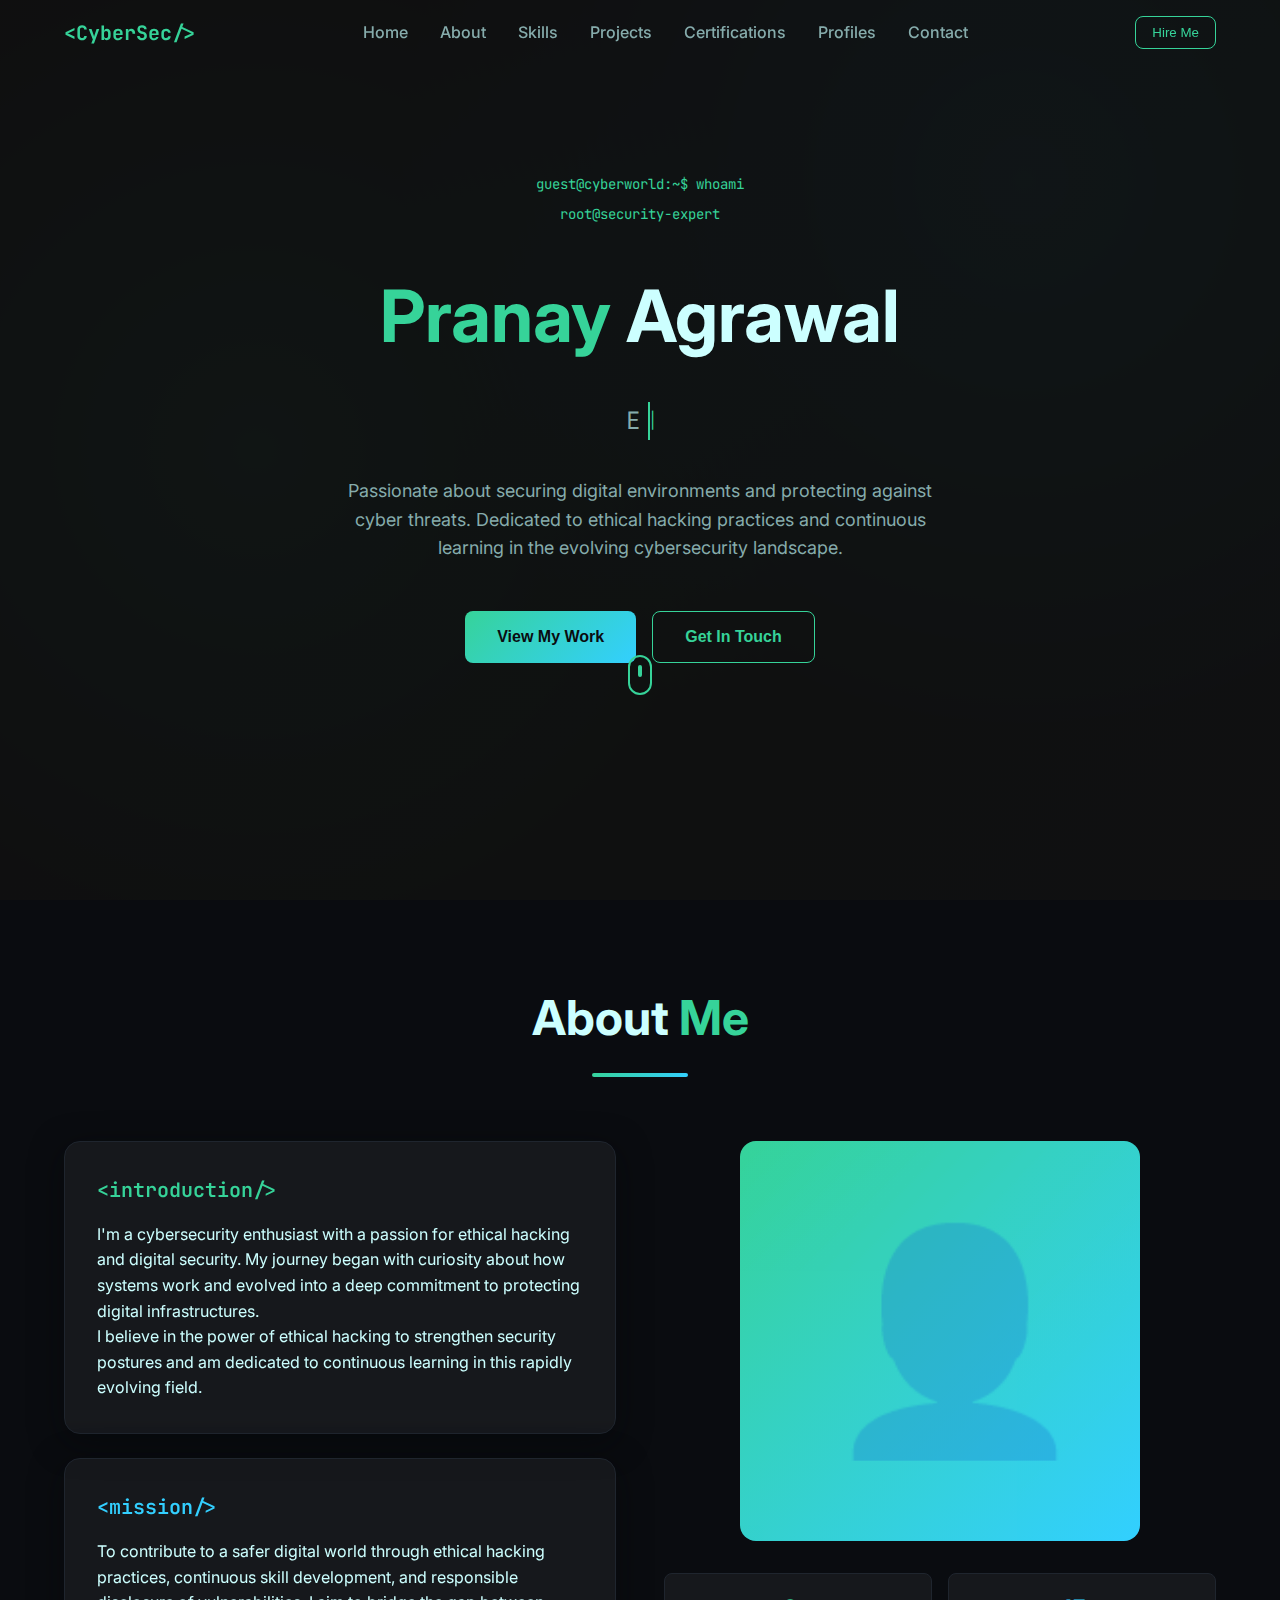
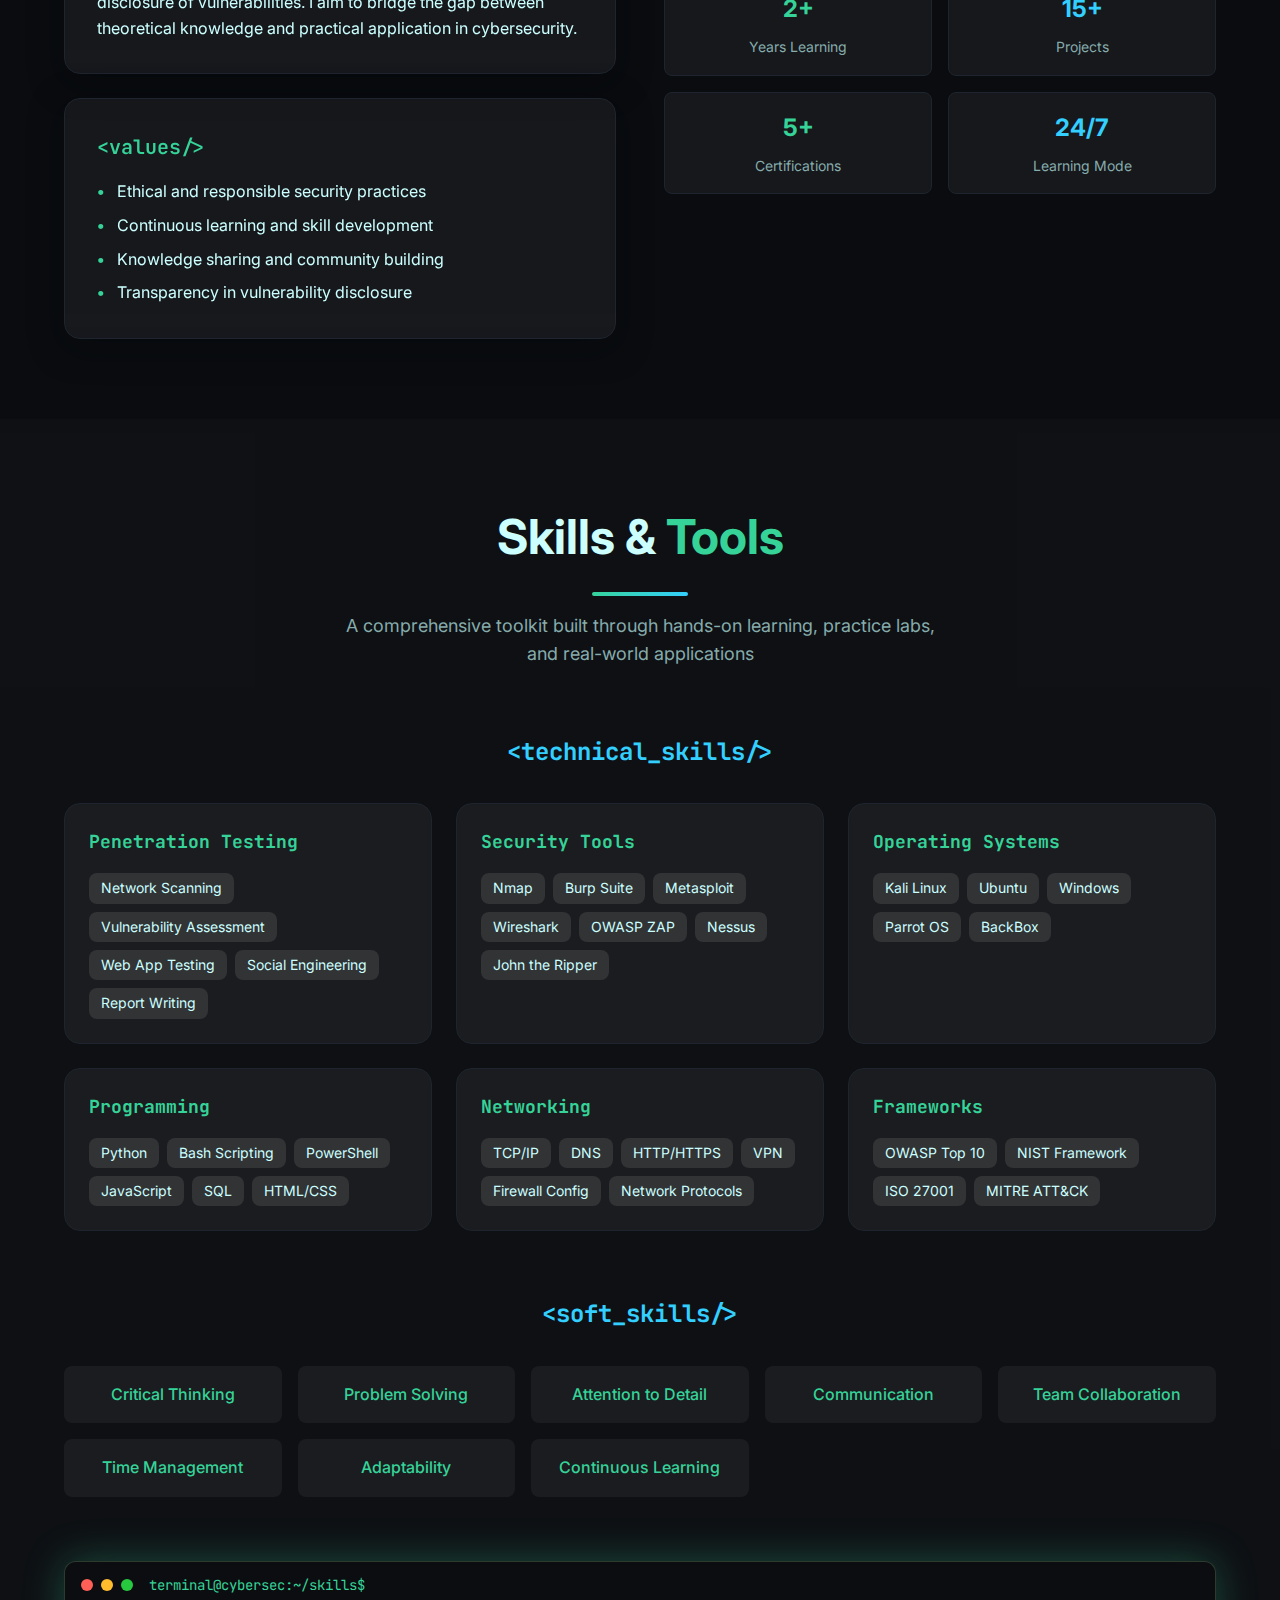
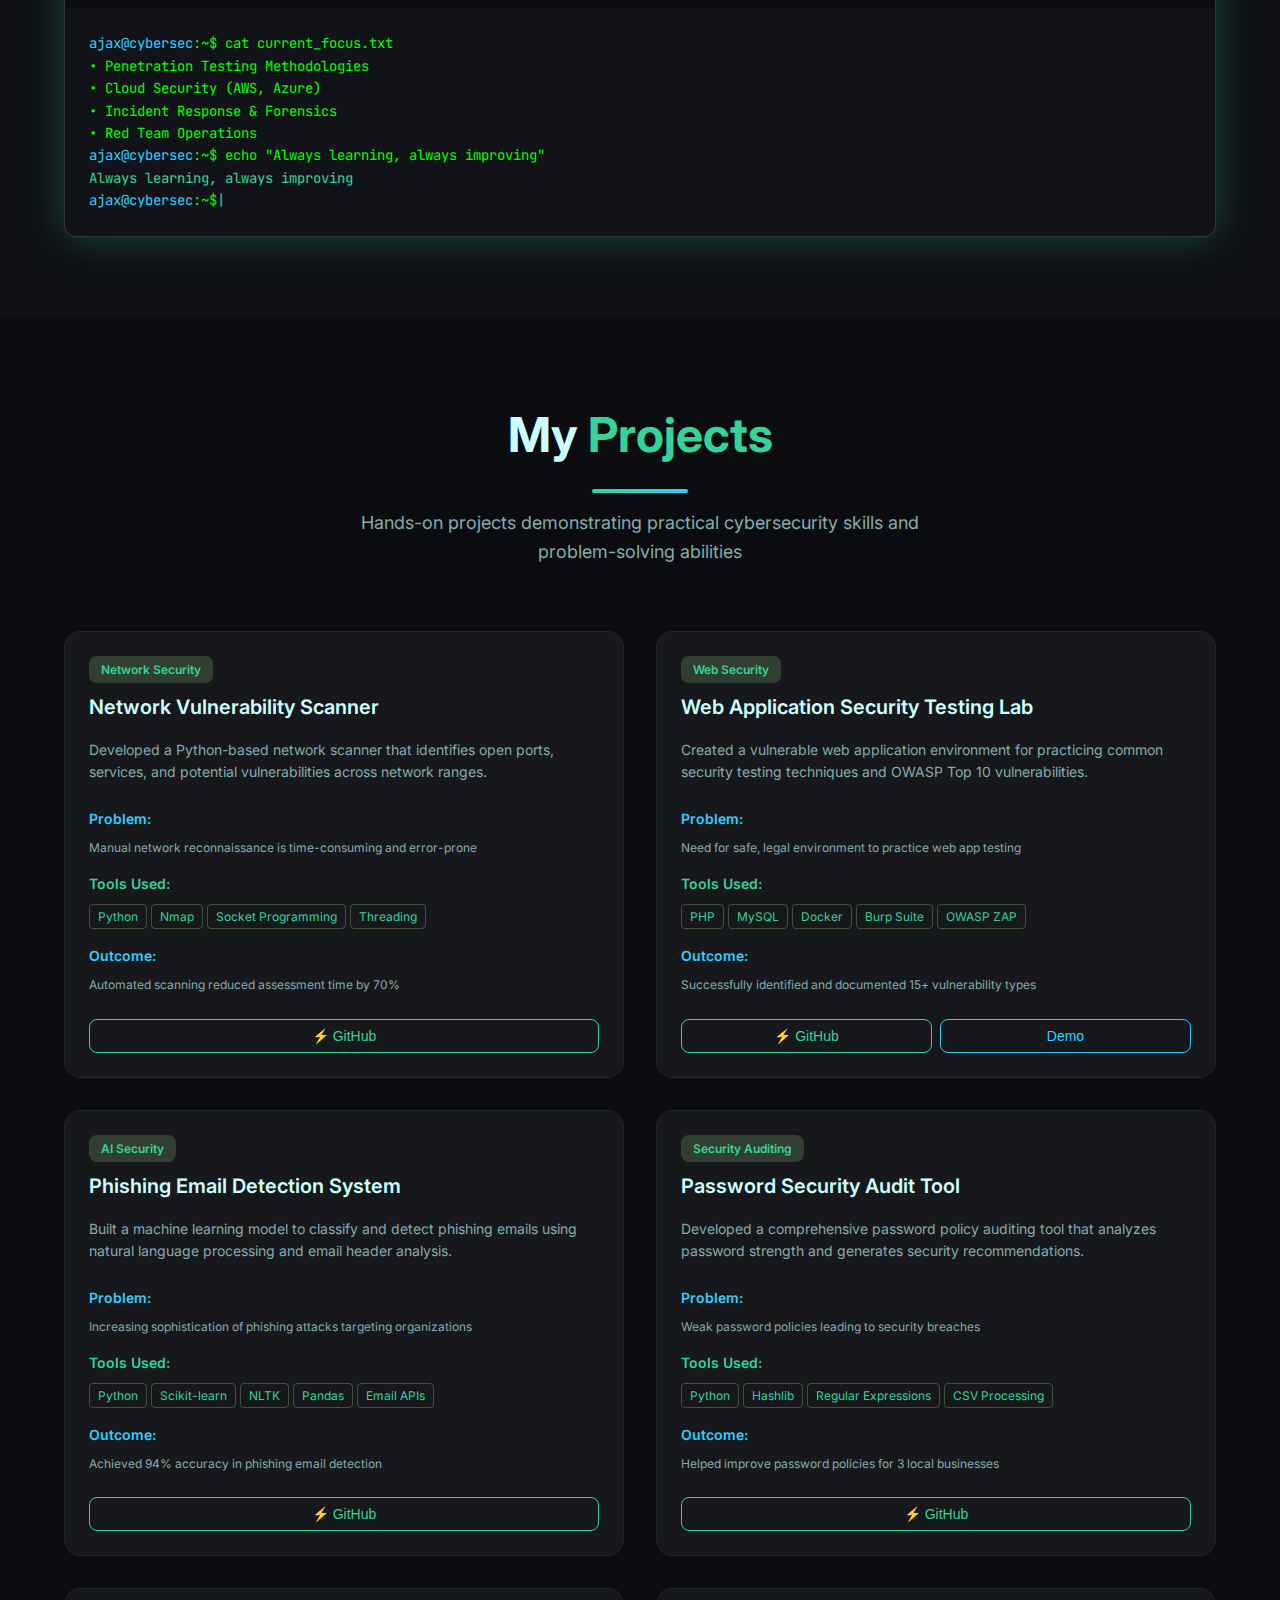
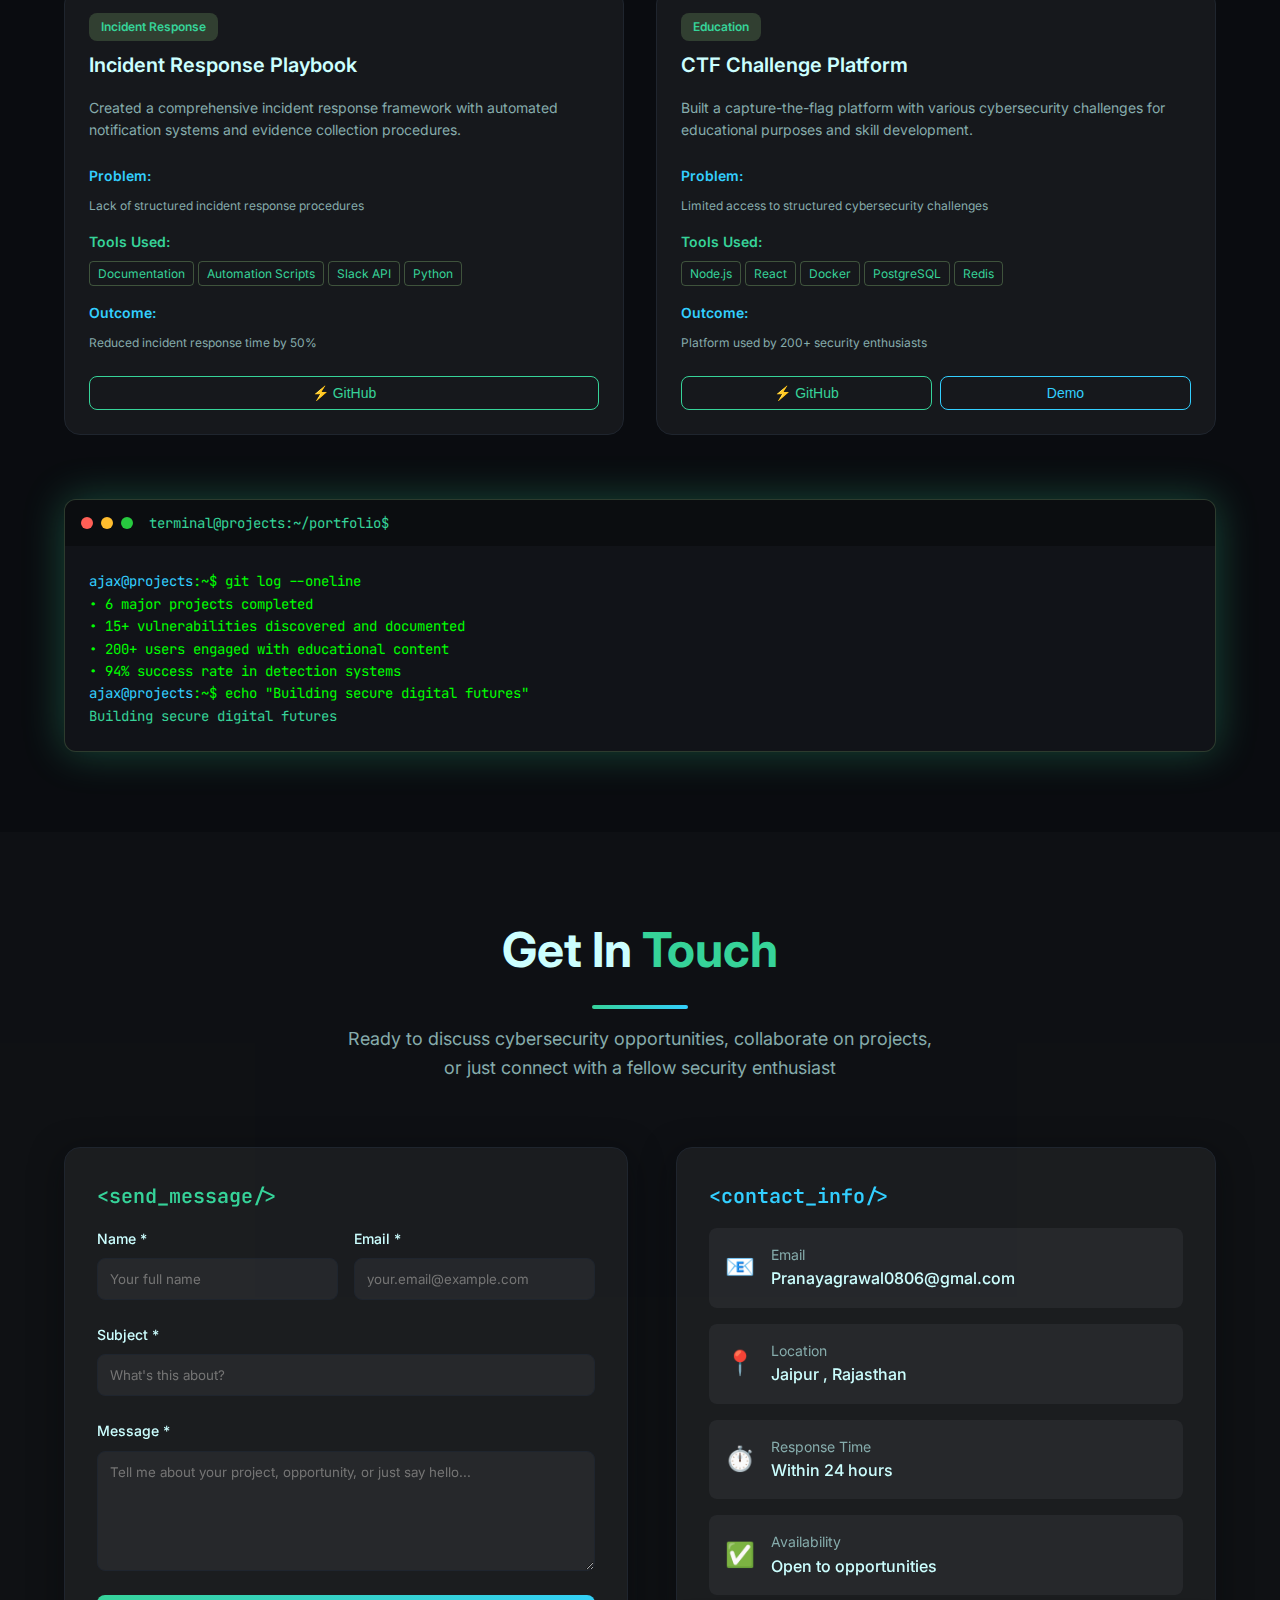
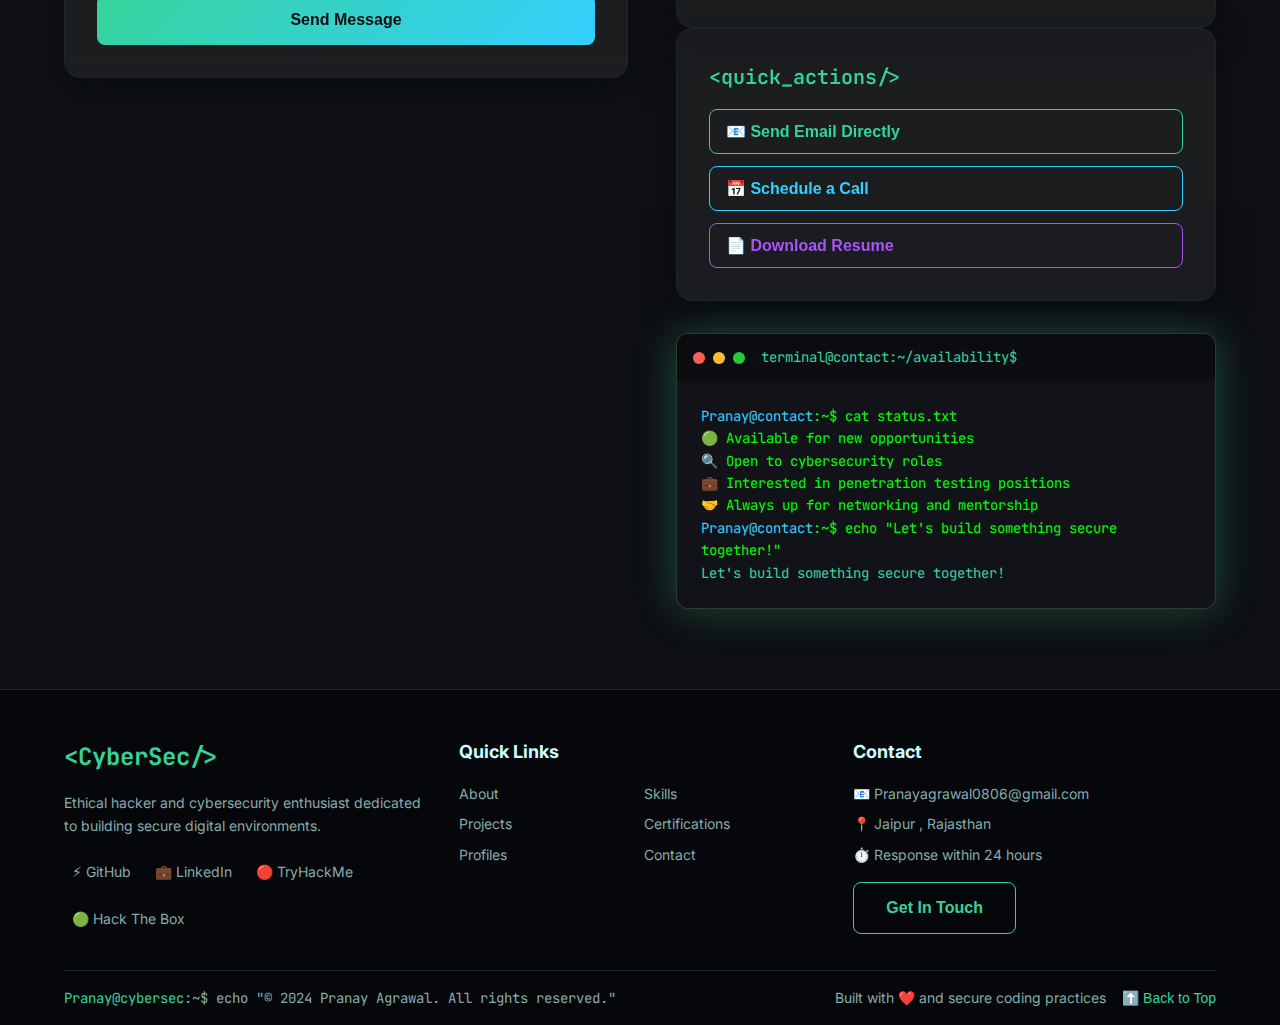
<file: index.html>
<!DOCTYPE html>
<html lang="en">
<head>
    <meta charset="UTF-8">
    <meta name="viewport" content="width=device-width, initial-scale=1.0">
    <title>CyberSec Portfolio | Ethical Hacker & Security Enthusiast</title>
    <meta name="description" content="Portfolio of a cybersecurity fresher showcasing skills, projects, and passion for ethical hacking and digital security">
    
    <!-- Google Fonts -->
    <link rel="preconnect" href="https://fonts.googleapis.com">
    <link rel="preconnect" href="https://fonts.gstatic.com" crossorigin>
    <link href="https://fonts.googleapis.com/css2?family=Inter:wght@300;400;500;600;700&family=JetBrains+Mono:wght@400;500;600&display=swap" rel="stylesheet">
    
    <link rel="stylesheet" href="styles.css">
</head>
<body>
    <!-- Navigation -->
    <nav id="navbar">
        <div class="nav-container">
            <div class="nav-brand">&lt;CyberSec/&gt;</div>
            <div class="nav-links">
                <a href="#hero">Home</a>
                <a href="#about">About</a>
                <a href="#skills">Skills</a>
                <a href="#projects">Projects</a>
                <a href="#certifications">Certifications</a>
                <a href="#profiles">Profiles</a>
                <a href="#contact">Contact</a>
            </div>
            <button class="hire-btn" onclick="scrollToSection('contact')">Hire Me</button>
            <button class="mobile-menu-btn" onclick="toggleMobileMenu()">
                <span></span>
                <span></span>
                <span></span>
            </button>
        </div>
    </nav>

    <!-- Hero Section -->
    <section id="hero" class="hero-section">
        <div class="hero-bg"></div>
        <div class="hero-overlay"></div>
        <div class="matrix-bg"></div>
        
        <div class="hero-content">
            <div class="terminal-intro">
                <div>guest@cyberworld:~$ whoami</div>
                <div class="terminal-response">root@security-expert</div>
            </div>
            
            <h1 class="hero-title">
                <span class="cyber-green">Pranay</span> Agrawal
            </h1>
            
            <div class="typing-container">
                <p id="typing-text" class="typing-text"></p>
                <span class="cursor">|</span>
            </div>
            
            <p class="hero-description">
                Passionate about securing digital environments and protecting against cyber threats. 
                Dedicated to ethical hacking practices and continuous learning in the evolving cybersecurity landscape.
            </p>
            
            <div class="hero-buttons">
                <button class="btn-primary" onclick="scrollToSection('projects')">View My Work</button>
                <button class="btn-outline" onclick="scrollToSection('contact')">Get In Touch</button>
            </div>
            
            <div class="scroll-indicator">
                <div class="scroll-mouse">
                    <div class="scroll-wheel"></div>
                </div>
            </div>
        </div>
    </section>

    <!-- About Section -->
    <section id="about" class="section">
        <div class="container">
            <div class="section-header">
                <h2>About <span class="cyber-green">Me</span></h2>
                <div class="section-line"></div>
            </div>
            
            <div class="about-grid">
                <div class="about-cards">
                    <div class="glass-card">
                        <h3 class="card-title cyber-green">&lt;introduction/&gt;</h3>
                        <p>I'm a cybersecurity enthusiast with a passion for ethical hacking and digital security. My journey began with curiosity about how systems work and evolved into a deep commitment to protecting digital infrastructures.</p>
                        <p>I believe in the power of ethical hacking to strengthen security postures and am dedicated to continuous learning in this rapidly evolving field.</p>
                    </div>
                    
                    <div class="glass-card">
                        <h3 class="card-title cyber-blue">&lt;mission/&gt;</h3>
                        <p>To contribute to a safer digital world through ethical hacking practices, continuous skill development, and responsible disclosure of vulnerabilities. I aim to bridge the gap between theoretical knowledge and practical application in cybersecurity.</p>
                    </div>
                    
                    <div class="glass-card">
                        <h3 class="card-title cyber-green">&lt;values/&gt;</h3>
                        <div class="values-list">
                            <div class="value-item"><span>•</span> Ethical and responsible security practices</div>
                            <div class="value-item"><span>•</span> Continuous learning and skill development</div>
                            <div class="value-item"><span>•</span> Knowledge sharing and community building</div>
                            <div class="value-item"><span>•</span> Transparency in vulnerability disclosure</div>
                        </div>
                    </div>
                </div>
                
                <div class="about-image">
                    <div class="profile-image"></div>
                    <div class="stats-grid">
                        <div class="stat-card">
                            <div class="stat-number cyber-green">2+</div>
                            <div class="stat-label">Years Learning</div>
                        </div>
                        <div class="stat-card">
                            <div class="stat-number cyber-blue">15+</div>
                            <div class="stat-label">Projects</div>
                        </div>
                        <div class="stat-card">
                            <div class="stat-number cyber-green">5+</div>
                            <div class="stat-label">Certifications</div>
                        </div>
                        <div class="stat-card">
                            <div class="stat-number cyber-blue">24/7</div>
                            <div class="stat-label">Learning Mode</div>
                        </div>
                    </div>
                </div>
            </div>
        </div>
    </section>

    <!-- Skills Section -->
    <section id="skills" class="section section-alt">
        <div class="container">
            <div class="section-header">
                <h2>Skills & <span class="cyber-green">Tools</span></h2>
                <div class="section-line"></div>
                <p>A comprehensive toolkit built through hands-on learning, practice labs, and real-world applications</p>
            </div>
            
            <div class="skills-section">
                <h3 class="subsection-title cyber-blue">&lt;technical_skills/&gt;</h3>
                <div class="skills-grid">
                    <div class="skill-card">
                        <h4 class="skill-category">Penetration Testing</h4>
                        <div class="skill-tags">
                            <span class="skill-tag">Network Scanning</span>
                            <span class="skill-tag">Vulnerability Assessment</span>
                            <span class="skill-tag">Web App Testing</span>
                            <span class="skill-tag">Social Engineering</span>
                            <span class="skill-tag">Report Writing</span>
                        </div>
                    </div>
                    
                    <div class="skill-card">
                        <h4 class="skill-category">Security Tools</h4>
                        <div class="skill-tags">
                            <span class="skill-tag">Nmap</span>
                            <span class="skill-tag">Burp Suite</span>
                            <span class="skill-tag">Metasploit</span>
                            <span class="skill-tag">Wireshark</span>
                            <span class="skill-tag">OWASP ZAP</span>
                            <span class="skill-tag">Nessus</span>
                            <span class="skill-tag">John the Ripper</span>
                        </div>
                    </div>
                    
                    <div class="skill-card">
                        <h4 class="skill-category">Operating Systems</h4>
                        <div class="skill-tags">
                            <span class="skill-tag">Kali Linux</span>
                            <span class="skill-tag">Ubuntu</span>
                            <span class="skill-tag">Windows</span>
                            <span class="skill-tag">Parrot OS</span>
                            <span class="skill-tag">BackBox</span>
                        </div>
                    </div>
                    
                    <div class="skill-card">
                        <h4 class="skill-category">Programming</h4>
                        <div class="skill-tags">
                            <span class="skill-tag">Python</span>
                            <span class="skill-tag">Bash Scripting</span>
                            <span class="skill-tag">PowerShell</span>
                            <span class="skill-tag">JavaScript</span>
                            <span class="skill-tag">SQL</span>
                            <span class="skill-tag">HTML/CSS</span>
                        </div>
                    </div>
                    
                    <div class="skill-card">
                        <h4 class="skill-category">Networking</h4>
                        <div class="skill-tags">
                            <span class="skill-tag">TCP/IP</span>
                            <span class="skill-tag">DNS</span>
                            <span class="skill-tag">HTTP/HTTPS</span>
                            <span class="skill-tag">VPN</span>
                            <span class="skill-tag">Firewall Config</span>
                            <span class="skill-tag">Network Protocols</span>
                        </div>
                    </div>
                    
                    <div class="skill-card">
                        <h4 class="skill-category">Frameworks</h4>
                        <div class="skill-tags">
                            <span class="skill-tag">OWASP Top 10</span>
                            <span class="skill-tag">NIST Framework</span>
                            <span class="skill-tag">ISO 27001</span>
                            <span class="skill-tag">MITRE ATT&CK</span>
                        </div>
                    </div>
                </div>
            </div>
            
            <div class="soft-skills-section">
                <h3 class="subsection-title cyber-blue">&lt;soft_skills/&gt;</h3>
                <div class="soft-skills-grid">
                    <div class="soft-skill">Critical Thinking</div>
                    <div class="soft-skill">Problem Solving</div>
                    <div class="soft-skill">Attention to Detail</div>
                    <div class="soft-skill">Communication</div>
                    <div class="soft-skill">Team Collaboration</div>
                    <div class="soft-skill">Time Management</div>
                    <div class="soft-skill">Adaptability</div>
                    <div class="soft-skill">Continuous Learning</div>
                </div>
            </div>
            
            <div class="terminal-showcase">
                <div class="terminal-header">
                    <div class="terminal-controls">
                        <span class="control red"></span>
                        <span class="control yellow"></span>
                        <span class="control green"></span>
                    </div>
                    <span class="terminal-title">terminal@cybersec:~/skills$</span>
                </div>
                <div class="terminal-content">
                    <div><span class="user">ajax@cybersec</span>:~$ cat current_focus.txt</div>
                    <div>• Penetration Testing Methodologies</div>
                    <div>• Cloud Security (AWS, Azure)</div>
                    <div>• Incident Response & Forensics</div>
                    <div>• Red Team Operations</div>
                    <div><span class="user">ajax@cybersec</span>:~$ echo "Always learning, always improving"</div>
                    <div class="output">Always learning, always improving</div>
                    <div class="current-line">
                        <span class="user">ajax@cybersec</span>:~$ <span class="cursor-terminal">|</span>
                    </div>
                </div>
            </div>
        </div>
    </section>

    <!-- Projects Section -->
    <section id="projects" class="section">
        <div class="container">
            <div class="section-header">
                <h2>My <span class="cyber-green">Projects</span></h2>
                <div class="section-line"></div>
                <p>Hands-on projects demonstrating practical cybersecurity skills and problem-solving abilities</p>
            </div>
            
            <div class="projects-grid">
                <div class="project-card">
                    <div class="project-header">
                        <span class="project-category">Network Security</span>
                        <h3 class="project-title">Network Vulnerability Scanner</h3>
                    </div>
                    <p class="project-description">Developed a Python-based network scanner that identifies open ports, services, and potential vulnerabilities across network ranges.</p>
                    <div class="project-details">
                        <div class="detail-section">
                            <h4 class="detail-title cyber-blue">Problem:</h4>
                            <p>Manual network reconnaissance is time-consuming and error-prone</p>
                        </div>
                        <div class="detail-section">
                            <h4 class="detail-title cyber-green">Tools Used:</h4>
                            <div class="tool-tags">
                                <span class="tool-tag">Python</span>
                                <span class="tool-tag">Nmap</span>
                                <span class="tool-tag">Socket Programming</span>
                                <span class="tool-tag">Threading</span>
                            </div>
                        </div>
                        <div class="detail-section">
                            <h4 class="detail-title cyber-blue">Outcome:</h4>
                            <p>Automated scanning reduced assessment time by 70%</p>
                        </div>
                    </div>
                    <div class="project-buttons">
                        <button class="btn-project-github">⚡ GitHub</button>
                    </div>
                </div>
                
                <div class="project-card">
                    <div class="project-header">
                        <span class="project-category">Web Security</span>
                        <h3 class="project-title">Web Application Security Testing Lab</h3>
                    </div>
                    <p class="project-description">Created a vulnerable web application environment for practicing common security testing techniques and OWASP Top 10 vulnerabilities.</p>
                    <div class="project-details">
                        <div class="detail-section">
                            <h4 class="detail-title cyber-blue">Problem:</h4>
                            <p>Need for safe, legal environment to practice web app testing</p>
                        </div>
                        <div class="detail-section">
                            <h4 class="detail-title cyber-green">Tools Used:</h4>
                            <div class="tool-tags">
                                <span class="tool-tag">PHP</span>
                                <span class="tool-tag">MySQL</span>
                                <span class="tool-tag">Docker</span>
                                <span class="tool-tag">Burp Suite</span>
                                <span class="tool-tag">OWASP ZAP</span>
                            </div>
                        </div>
                        <div class="detail-section">
                            <h4 class="detail-title cyber-blue">Outcome:</h4>
                            <p>Successfully identified and documented 15+ vulnerability types</p>
                        </div>
                    </div>
                    <div class="project-buttons">
                        <button class="btn-project-github">⚡ GitHub</button>
                        <button class="btn-project-demo">Demo</button>
                    </div>
                </div>
                
                <div class="project-card">
                    <div class="project-header">
                        <span class="project-category">AI Security</span>
                        <h3 class="project-title">Phishing Email Detection System</h3>
                    </div>
                    <p class="project-description">Built a machine learning model to classify and detect phishing emails using natural language processing and email header analysis.</p>
                    <div class="project-details">
                        <div class="detail-section">
                            <h4 class="detail-title cyber-blue">Problem:</h4>
                            <p>Increasing sophistication of phishing attacks targeting organizations</p>
                        </div>
                        <div class="detail-section">
                            <h4 class="detail-title cyber-green">Tools Used:</h4>
                            <div class="tool-tags">
                                <span class="tool-tag">Python</span>
                                <span class="tool-tag">Scikit-learn</span>
                                <span class="tool-tag">NLTK</span>
                                <span class="tool-tag">Pandas</span>
                                <span class="tool-tag">Email APIs</span>
                            </div>
                        </div>
                        <div class="detail-section">
                            <h4 class="detail-title cyber-blue">Outcome:</h4>
                            <p>Achieved 94% accuracy in phishing email detection</p>
                        </div>
                    </div>
                    <div class="project-buttons">
                        <button class="btn-project-github">⚡ GitHub</button>
                    </div>
                </div>
                
                <div class="project-card">
                    <div class="project-header">
                        <span class="project-category">Security Auditing</span>
                        <h3 class="project-title">Password Security Audit Tool</h3>
                    </div>
                    <p class="project-description">Developed a comprehensive password policy auditing tool that analyzes password strength and generates security recommendations.</p>
                    <div class="project-details">
                        <div class="detail-section">
                            <h4 class="detail-title cyber-blue">Problem:</h4>
                            <p>Weak password policies leading to security breaches</p>
                        </div>
                        <div class="detail-section">
                            <h4 class="detail-title cyber-green">Tools Used:</h4>
                            <div class="tool-tags">
                                <span class="tool-tag">Python</span>
                                <span class="tool-tag">Hashlib</span>
                                <span class="tool-tag">Regular Expressions</span>
                                <span class="tool-tag">CSV Processing</span>
                            </div>
                        </div>
                        <div class="detail-section">
                            <h4 class="detail-title cyber-blue">Outcome:</h4>
                            <p>Helped improve password policies for 3 local businesses</p>
                        </div>
                    </div>
                    <div class="project-buttons">
                        <button class="btn-project-github">⚡ GitHub</button>
                    </div>
                </div>
                
                <div class="project-card">
                    <div class="project-header">
                        <span class="project-category">Incident Response</span>
                        <h3 class="project-title">Incident Response Playbook</h3>
                    </div>
                    <p class="project-description">Created a comprehensive incident response framework with automated notification systems and evidence collection procedures.</p>
                    <div class="project-details">
                        <div class="detail-section">
                            <h4 class="detail-title cyber-blue">Problem:</h4>
                            <p>Lack of structured incident response procedures</p>
                        </div>
                        <div class="detail-section">
                            <h4 class="detail-title cyber-green">Tools Used:</h4>
                            <div class="tool-tags">
                                <span class="tool-tag">Documentation</span>
                                <span class="tool-tag">Automation Scripts</span>
                                <span class="tool-tag">Slack API</span>
                                <span class="tool-tag">Python</span>
                            </div>
                        </div>
                        <div class="detail-section">
                            <h4 class="detail-title cyber-blue">Outcome:</h4>
                            <p>Reduced incident response time by 50%</p>
                        </div>
                    </div>
                    <div class="project-buttons">
                        <button class="btn-project-github">⚡ GitHub</button>
                    </div>
                </div>
                
                <div class="project-card">
                    <div class="project-header">
                        <span class="project-category">Education</span>
                        <h3 class="project-title">CTF Challenge Platform</h3>
                    </div>
                    <p class="project-description">Built a capture-the-flag platform with various cybersecurity challenges for educational purposes and skill development.</p>
                    <div class="project-details">
                        <div class="detail-section">
                            <h4 class="detail-title cyber-blue">Problem:</h4>
                            <p>Limited access to structured cybersecurity challenges</p>
                        </div>
                        <div class="detail-section">
                            <h4 class="detail-title cyber-green">Tools Used:</h4>
                            <div class="tool-tags">
                                <span class="tool-tag">Node.js</span>
                                <span class="tool-tag">React</span>
                                <span class="tool-tag">Docker</span>
                                <span class="tool-tag">PostgreSQL</span>
                                <span class="tool-tag">Redis</span>
                            </div>
                        </div>
                        <div class="detail-section">
                            <h4 class="detail-title cyber-blue">Outcome:</h4>
                            <p>Platform used by 200+ security enthusiasts</p>
                        </div>
                    </div>
                    <div class="project-buttons">
                        <button class="btn-project-github">⚡ GitHub</button>
                        <button class="btn-project-demo">Demo</button>
                    </div>
                </div>
            </div>
            
            <div class="terminal-showcase">
                <div class="terminal-header">
                    <div class="terminal-controls">
                        <span class="control red"></span>
                        <span class="control yellow"></span>
                        <span class="control green"></span>
                    </div>
                    <span class="terminal-title">terminal@projects:~/portfolio$</span>
                </div>
                <div class="terminal-content">
                    <div><span class="user">ajax@projects</span>:~$ git log --oneline</div>
                    <div>• 6 major projects completed</div>
                    <div>• 15+ vulnerabilities discovered and documented</div>
                    <div>• 200+ users engaged with educational content</div>
                    <div>• 94% success rate in detection systems</div>
                    <div><span class="user">ajax@projects</span>:~$ echo "Building secure digital futures"</div>
                    <div class="output">Building secure digital futures</div>
                </div>
            </div>
        </div>
    </section>

    <!-- Contact Section -->
    <section id="contact" class="section section-alt">
        <div class="container">
            <div class="section-header">
                <h2>Get In <span class="cyber-green">Touch</span></h2>
                <div class="section-line"></div>
                <p>Ready to discuss cybersecurity opportunities, collaborate on projects, or just connect with a fellow security enthusiast</p>
            </div>
            
            <div class="contact-grid">
                <div class="contact-form-container">
                    <div class="glass-card">
                        <h3 class="card-title cyber-green">&lt;send_message/&gt;</h3>
                        <form id="contact-form" class="contact-form">
                            <div class="form-row">
                                <div class="form-group">
                                    <label for="name">Name *</label>
                                    <input type="text" id="name" name="name" required placeholder="Your full name">
                                </div>
                                <div class="form-group">
                                    <label for="email">Email *</label>
                                    <input type="email" id="email" name="email" required placeholder="your.email@example.com">
                                </div>
                            </div>
                            <div class="form-group">
                                <label for="subject">Subject *</label>
                                <input type="text" id="subject" name="subject" required placeholder="What's this about?">
                            </div>
                            <div class="form-group">
                                <label for="message">Message *</label>
                                <textarea id="message" name="message" required placeholder="Tell me about your project, opportunity, or just say hello..."></textarea>
                            </div>
                            <button type="submit" class="btn-primary form-submit">
                                <span class="btn-text">Send Message</span>
                                <span class="btn-loading" style="display: none;">
                                    <span class="spinner"></span>
                                    Sending...
                                </span>
                            </button>
                        </form>
                    </div>
                </div>
                
                <div class="contact-info-container">
                    <div class="glass-card">
                        <h3 class="card-title cyber-blue">&lt;contact_info/&gt;</h3>
                        <div class="contact-info">
                            <div class="contact-item">
                                <span class="contact-icon">📧</span>
                                <div>
                                    <div class="contact-label">Email</div>
                                    <div class="contact-value">Pranayagrawal0806@gmal.com</div>
                                </div>
                            </div>
                            <div class="contact-item">
                                <span class="contact-icon">📍</span>
                                <div>
                                    <div class="contact-label">Location</div>
                                    <div class="contact-value">Jaipur , Rajasthan</div>
                                </div>
                            </div>
                            <div class="contact-item">
                                <span class="contact-icon">⏱️</span>
                                <div>
                                    <div class="contact-label">Response Time</div>
                                    <div class="contact-value">Within 24 hours</div>
                                </div>
                            </div>
                            <div class="contact-item">
                                <span class="contact-icon">✅</span>
                                <div>
                                    <div class="contact-label">Availability</div>
                                    <div class="contact-value">Open to opportunities</div>
                                </div>
                            </div>
                        </div>
                    </div>
                    
                    <div class="glass-card">
                        <h3 class="card-title cyber-green">&lt;quick_actions/&gt;</h3>
                        <div class="quick-actions">
                            <button class="btn-outline" onclick="window.open('mailto:Pranayagrawal0806@gmail.com')">📧 Send Email Directly</button>
                            <button class="btn-outline btn-blue">📅 Schedule a Call</button>
                            <button class="btn-outline btn-purple">📄 Download Resume</button>
                        </div>
                    </div>
                    
                    <div class="terminal-showcase">
                        <div class="terminal-header">
                            <div class="terminal-controls">
                                <span class="control red"></span>
                                <span class="control yellow"></span>
                                <span class="control green"></span>
                            </div>
                            <span class="terminal-title">terminal@contact:~/availability$</span>
                        </div>
                        <div class="terminal-content">
                            <div><span class="user">Pranay@contact</span>:~$ cat status.txt</div>
                            <div>🟢 Available for new opportunities</div>
                            <div>🔍 Open to cybersecurity roles</div>
                            <div>💼 Interested in penetration testing positions</div>
                            <div>🤝 Always up for networking and mentorship</div>
                            <div><span class="user">Pranay@contact</span>:~$ echo "Let's build something secure together!"</div>
                            <div class="output">Let's build something secure together!</div>
                        </div>
                    </div>
                </div>
            </div>
        </div>
    </section>

    <!-- Footer -->
    <footer class="footer">
        <div class="container">
            <div class="footer-content">
                <div class="footer-section">
                    <div class="footer-brand">&lt;CyberSec/&gt;</div>
                    <p>Ethical hacker and cybersecurity enthusiast dedicated to building secure digital environments.</p>
                    <div class="social-links">
                        <a href="#" class="social-link">⚡ GitHub</a>
                        <a href="#" class="social-link">💼 LinkedIn</a>
                        <a href="#" class="social-link">🔴 TryHackMe</a>
                        <a href="#" class="social-link">🟢 Hack The Box</a>
                    </div>
                </div>
                
                <div class="footer-section">
                    <h3>Quick Links</h3>
                    <div class="footer-links">
                        <a href="#about">About</a>
                        <a href="#skills">Skills</a>
                        <a href="#projects">Projects</a>
                        <a href="#certifications">Certifications</a>
                        <a href="#profiles">Profiles</a>
                        <a href="#contact">Contact</a>
                    </div>
                </div>
                
                <div class="footer-section">
                    <h3>Contact</h3>
                    <div class="footer-contact">
                        <div>📧 Pranayagrawal0806@gmail.com</div>
                        <div>📍 Jaipur , Rajasthan </div>
                        <div>⏱️ Response within 24 hours</div>
                    </div>
                    <button class="btn-outline" onclick="window.open('mailto:Pranayagrawal0806@gmail.com')">Get In Touch</button>
                </div>
            </div>
            
            <div class="footer-bottom">
                <div class="footer-terminal">
                    <span class="cyber-green">Pranay@cybersec</span>:~$ echo "© 2024 Pranay Agrawal. All rights reserved."
                </div>
                <div class="footer-meta">
                    <span>Built with ❤️ and secure coding practices</span>
                    <button class="back-to-top" onclick="scrollToTop()">⬆️ Back to Top</button>
                </div>
            </div>
        </div>
    </footer>

    <script src="script.js"></script>
</body>
</html>
</file>
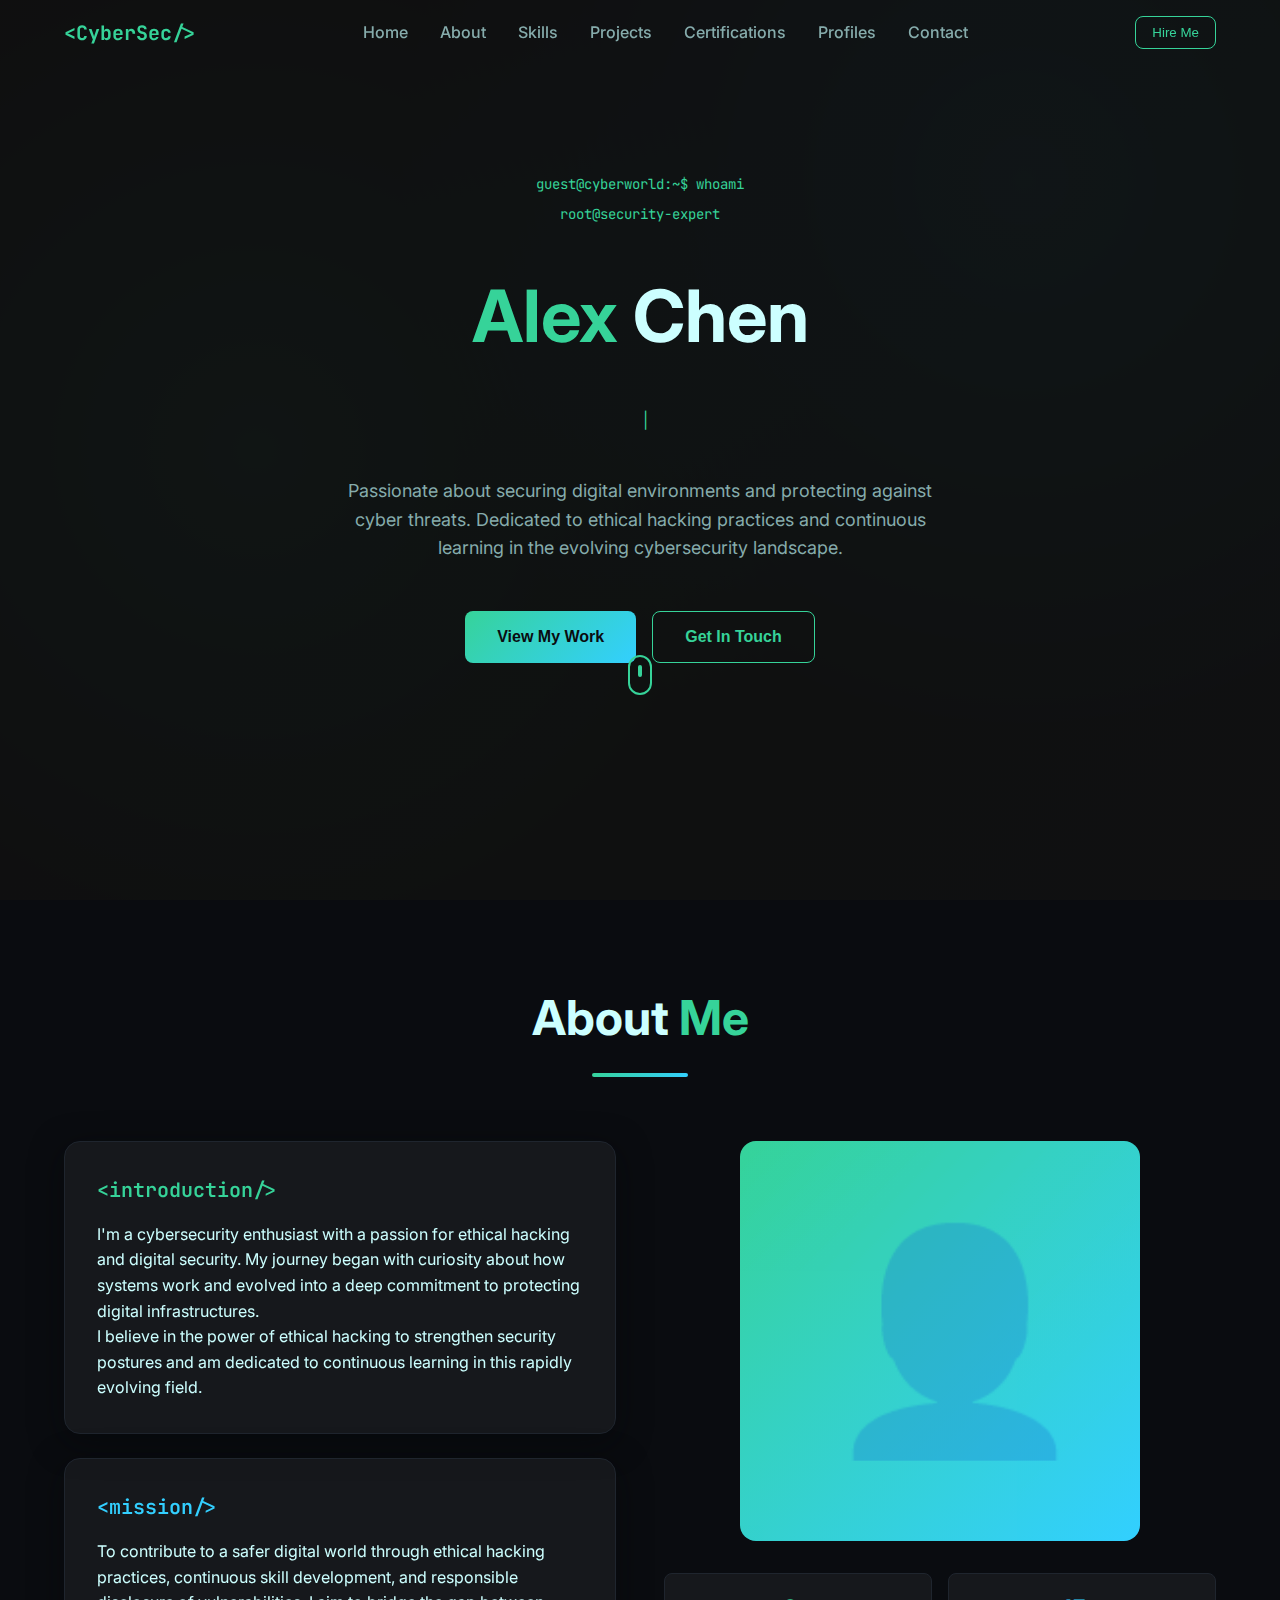
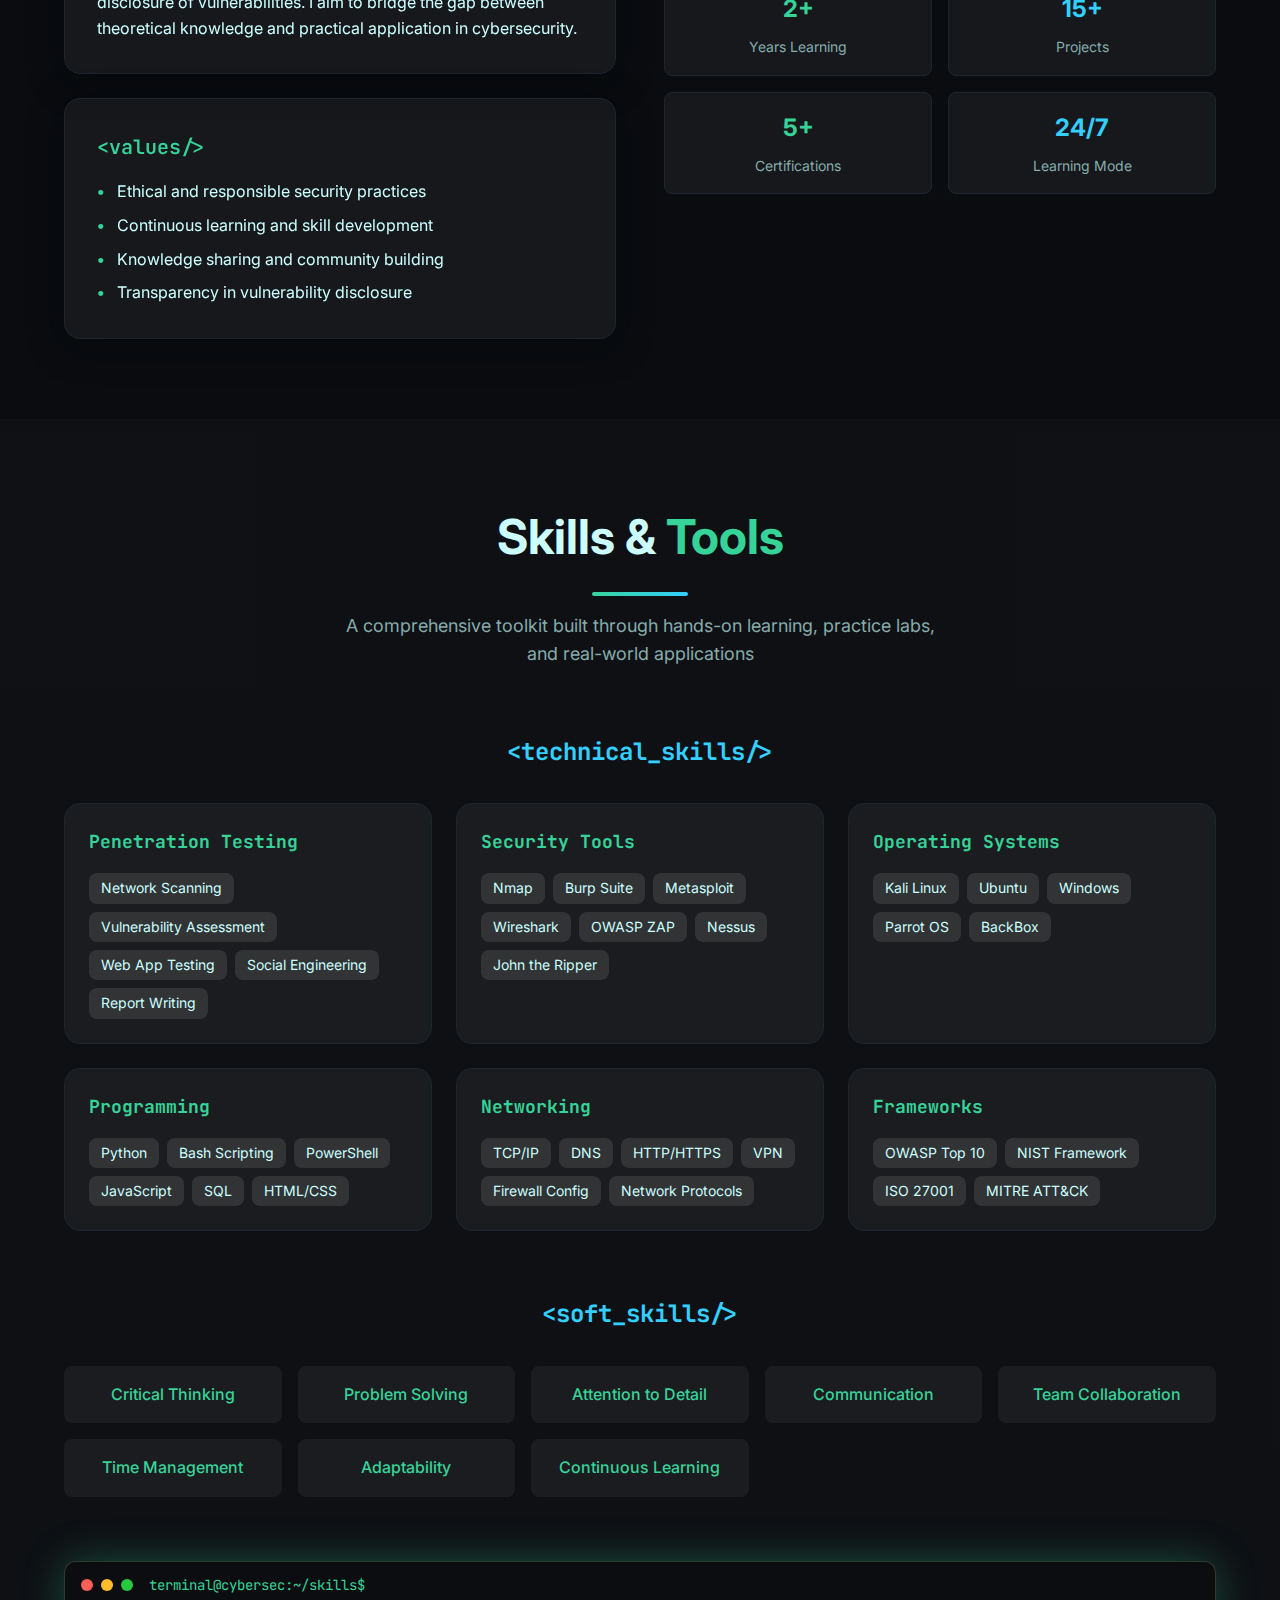
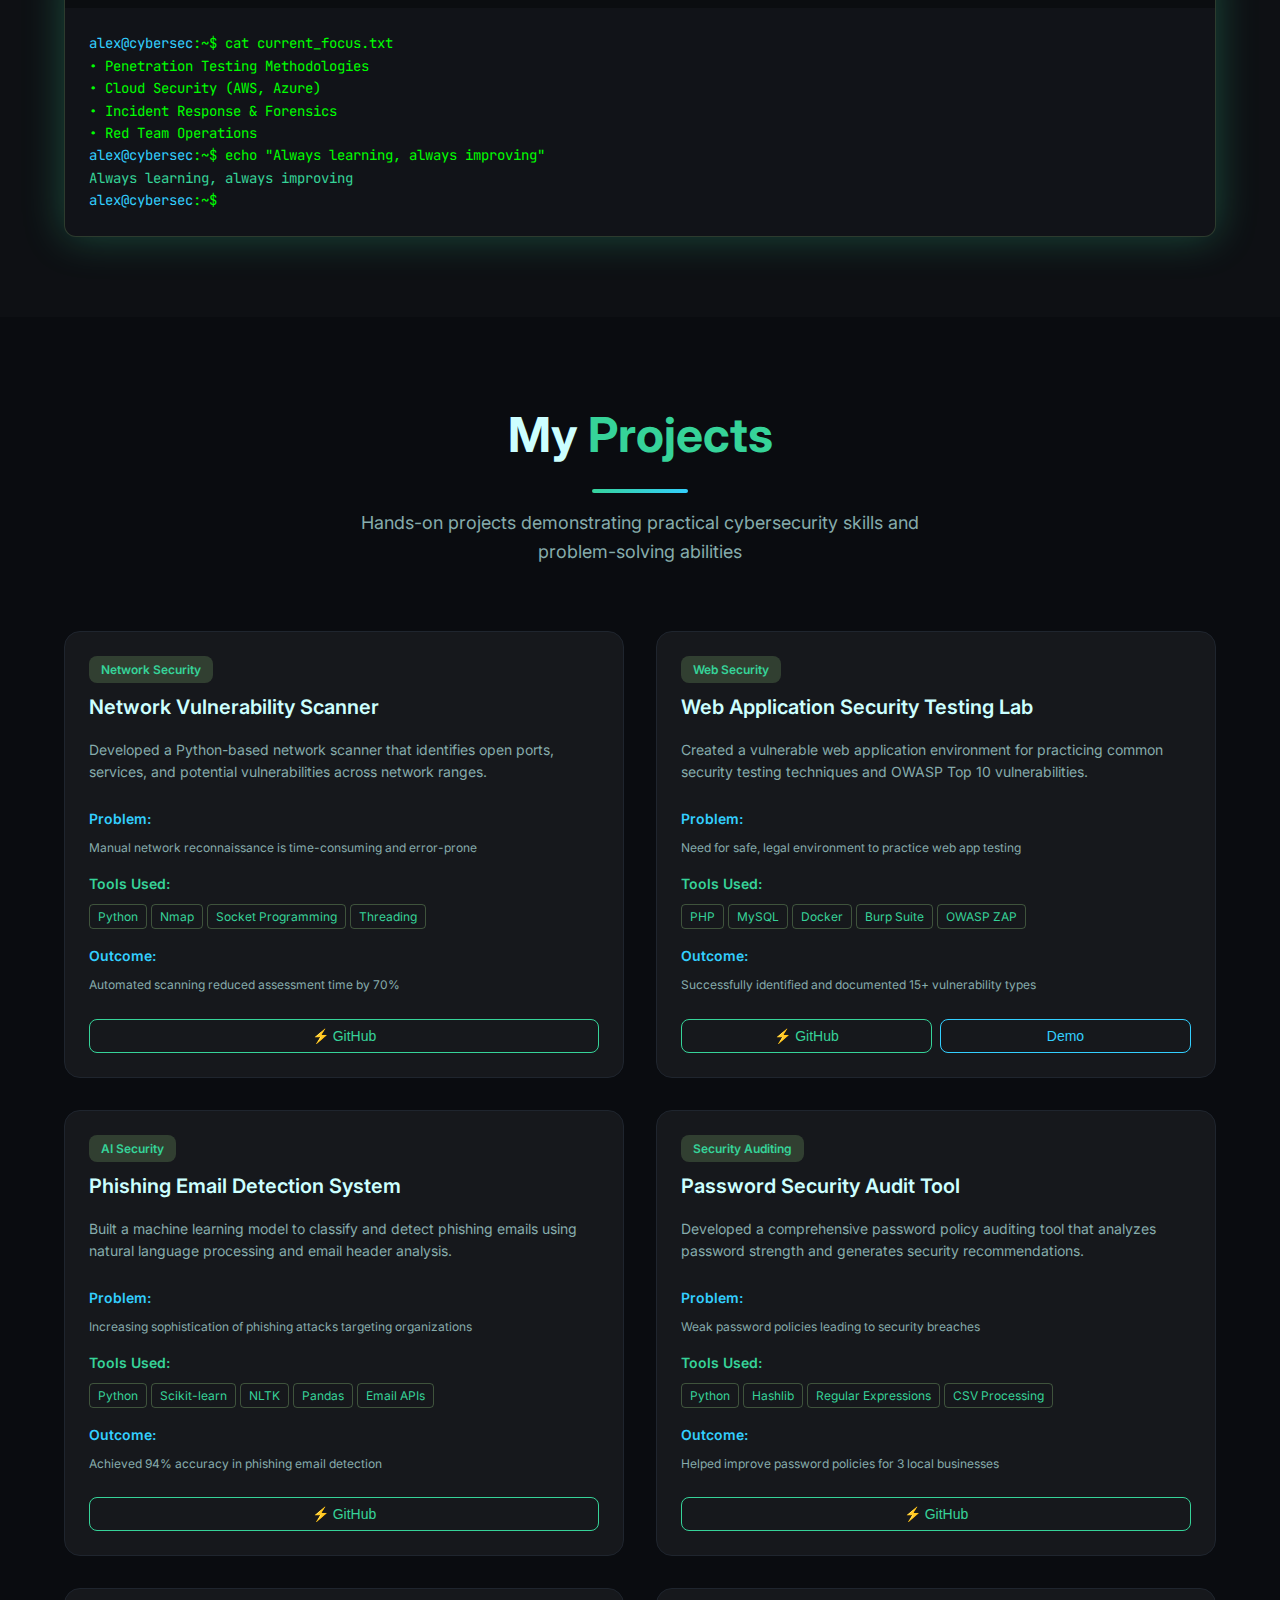
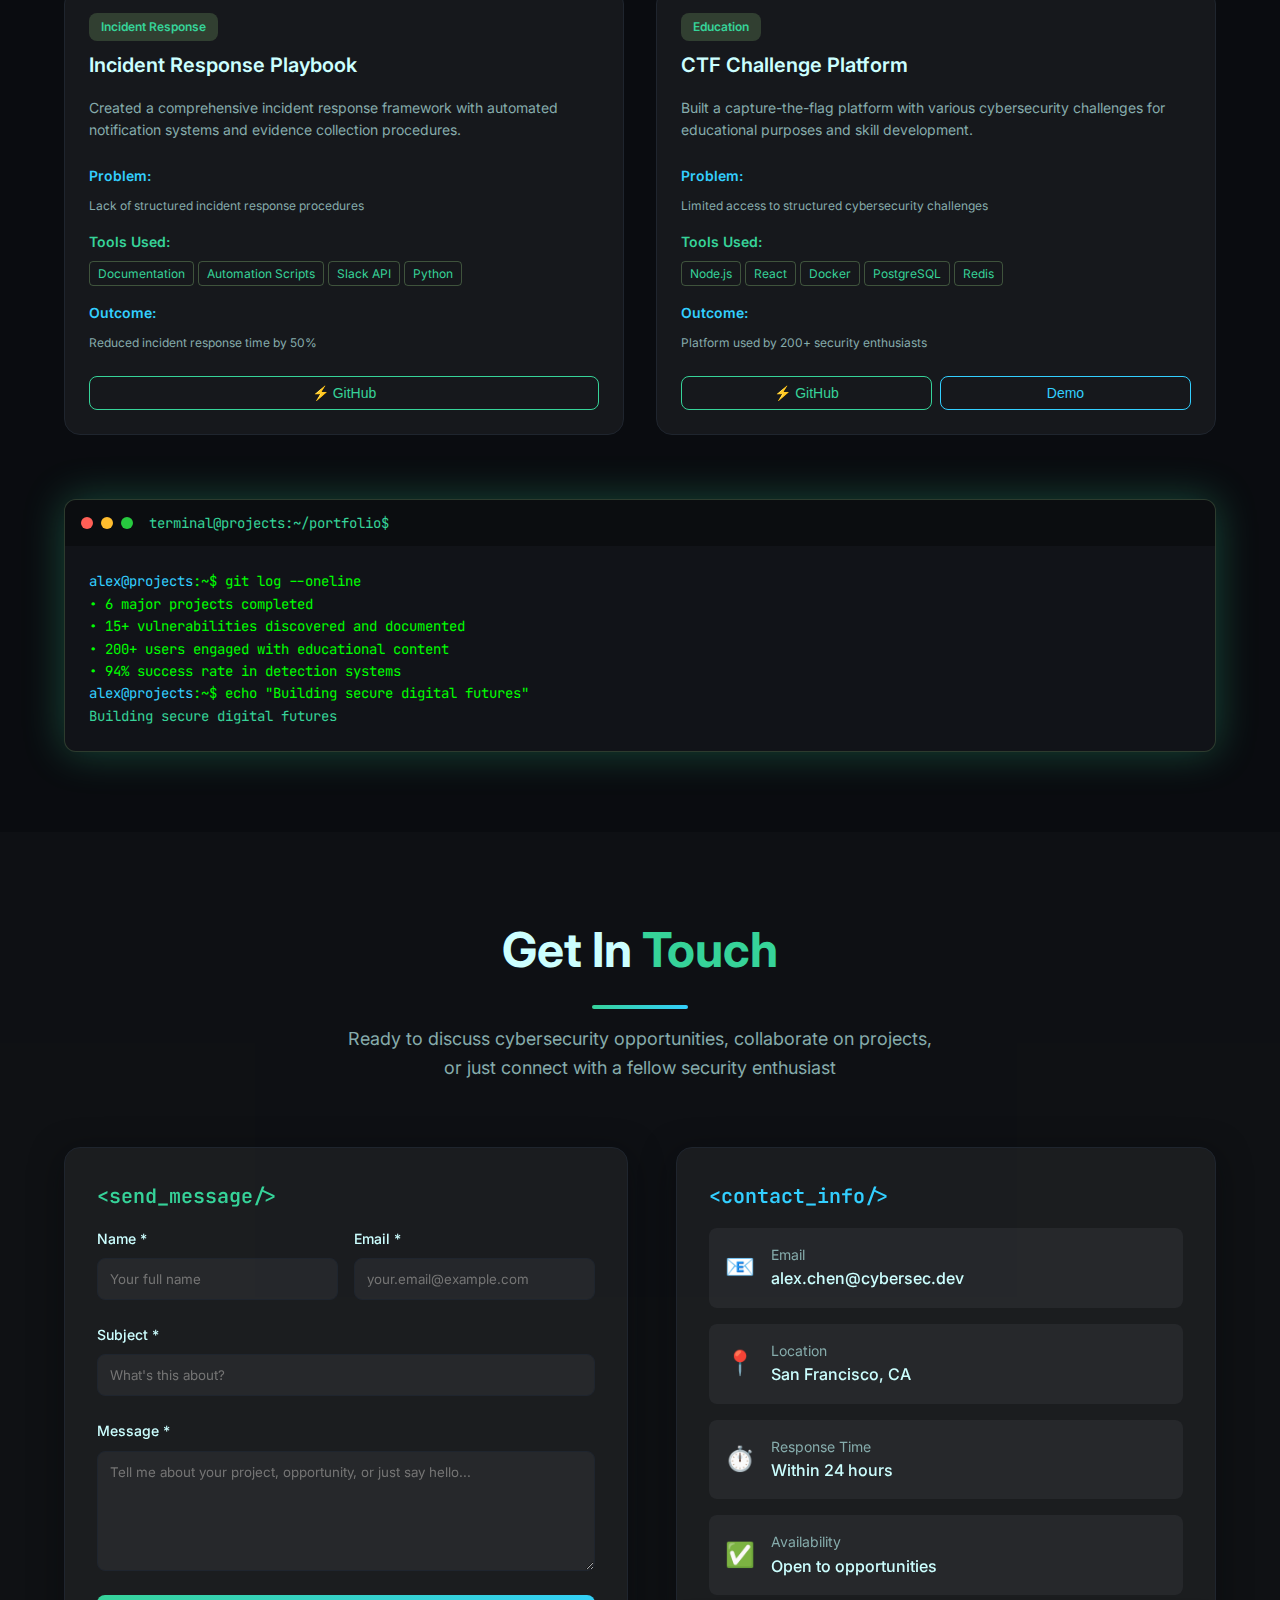
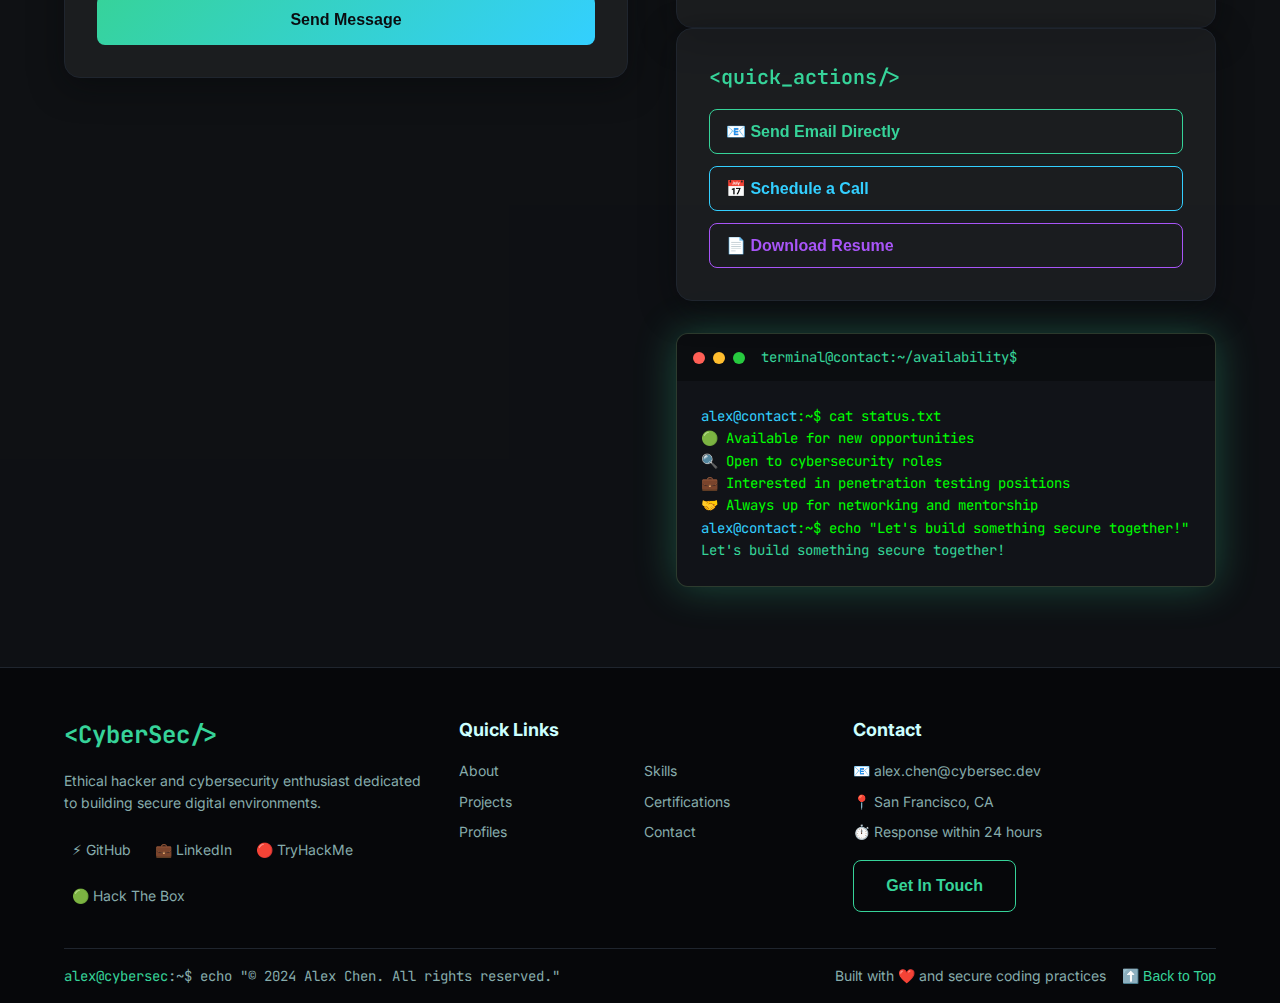
<file: main.html>
<!DOCTYPE html>
<html lang="en">
<head>
    <meta charset="UTF-8">
    <meta name="viewport" content="width=device-width, initial-scale=1.0">
    <title>CyberSec Portfolio | Ethical Hacker & Security Enthusiast</title>
    <meta name="description" content="Portfolio of a cybersecurity fresher showcasing skills, projects, and passion for ethical hacking and digital security">
    
    <!-- Google Fonts -->
    <link rel="preconnect" href="https://fonts.googleapis.com">
    <link rel="preconnect" href="https://fonts.gstatic.com" crossorigin>
    <link href="https://fonts.googleapis.com/css2?family=Inter:wght@300;400;500;600;700&family=JetBrains+Mono:wght@400;500;600&display=swap" rel="stylesheet">
    
    <link rel="stylesheet" href="styles.css">
</head>
<body>
    <!-- Navigation -->
    <nav id="navbar">
        <div class="nav-container">
            <div class="nav-brand">&lt;CyberSec/&gt;</div>
            <div class="nav-links">
                <a href="#hero">Home</a>
                <a href="#about">About</a>
                <a href="#skills">Skills</a>
                <a href="#projects">Projects</a>
                <a href="#certifications">Certifications</a>
                <a href="#profiles">Profiles</a>
                <a href="#contact">Contact</a>
            </div>
            <button class="hire-btn" onclick="scrollToSection('contact')">Hire Me</button>
            <button class="mobile-menu-btn" onclick="toggleMobileMenu()">
                <span></span>
                <span></span>
                <span></span>
            </button>
        </div>
    </nav>

    <!-- Hero Section -->
    <section id="hero" class="hero-section">
        <div class="hero-bg"></div>
        <div class="hero-overlay"></div>
        <div class="matrix-bg"></div>
        
        <div class="hero-content">
            <div class="terminal-intro">
                <div>guest@cyberworld:~$ whoami</div>
                <div class="terminal-response">root@security-expert</div>
            </div>
            
            <h1 class="hero-title">
                <span class="cyber-green">Alex</span> Chen
            </h1>
            
            <div class="typing-container">
                <p id="typing-text" class="typing-text"></p>
                <span class="cursor">|</span>
            </div>
            
            <p class="hero-description">
                Passionate about securing digital environments and protecting against cyber threats. 
                Dedicated to ethical hacking practices and continuous learning in the evolving cybersecurity landscape.
            </p>
            
            <div class="hero-buttons">
                <button class="btn-primary" onclick="scrollToSection('projects')">View My Work</button>
                <button class="btn-outline" onclick="scrollToSection('contact')">Get In Touch</button>
            </div>
            
            <div class="scroll-indicator">
                <div class="scroll-mouse">
                    <div class="scroll-wheel"></div>
                </div>
            </div>
        </div>
    </section>

    <!-- About Section -->
    <section id="about" class="section">
        <div class="container">
            <div class="section-header">
                <h2>About <span class="cyber-green">Me</span></h2>
                <div class="section-line"></div>
            </div>
            
            <div class="about-grid">
                <div class="about-cards">
                    <div class="glass-card">
                        <h3 class="card-title cyber-green">&lt;introduction/&gt;</h3>
                        <p>I'm a cybersecurity enthusiast with a passion for ethical hacking and digital security. My journey began with curiosity about how systems work and evolved into a deep commitment to protecting digital infrastructures.</p>
                        <p>I believe in the power of ethical hacking to strengthen security postures and am dedicated to continuous learning in this rapidly evolving field.</p>
                    </div>
                    
                    <div class="glass-card">
                        <h3 class="card-title cyber-blue">&lt;mission/&gt;</h3>
                        <p>To contribute to a safer digital world through ethical hacking practices, continuous skill development, and responsible disclosure of vulnerabilities. I aim to bridge the gap between theoretical knowledge and practical application in cybersecurity.</p>
                    </div>
                    
                    <div class="glass-card">
                        <h3 class="card-title cyber-green">&lt;values/&gt;</h3>
                        <div class="values-list">
                            <div class="value-item"><span>•</span> Ethical and responsible security practices</div>
                            <div class="value-item"><span>•</span> Continuous learning and skill development</div>
                            <div class="value-item"><span>•</span> Knowledge sharing and community building</div>
                            <div class="value-item"><span>•</span> Transparency in vulnerability disclosure</div>
                        </div>
                    </div>
                </div>
                
                <div class="about-image">
                    <div class="profile-image"></div>
                    <div class="stats-grid">
                        <div class="stat-card">
                            <div class="stat-number cyber-green">2+</div>
                            <div class="stat-label">Years Learning</div>
                        </div>
                        <div class="stat-card">
                            <div class="stat-number cyber-blue">15+</div>
                            <div class="stat-label">Projects</div>
                        </div>
                        <div class="stat-card">
                            <div class="stat-number cyber-green">5+</div>
                            <div class="stat-label">Certifications</div>
                        </div>
                        <div class="stat-card">
                            <div class="stat-number cyber-blue">24/7</div>
                            <div class="stat-label">Learning Mode</div>
                        </div>
                    </div>
                </div>
            </div>
        </div>
    </section>

    <!-- Skills Section -->
    <section id="skills" class="section section-alt">
        <div class="container">
            <div class="section-header">
                <h2>Skills & <span class="cyber-green">Tools</span></h2>
                <div class="section-line"></div>
                <p>A comprehensive toolkit built through hands-on learning, practice labs, and real-world applications</p>
            </div>
            
            <div class="skills-section">
                <h3 class="subsection-title cyber-blue">&lt;technical_skills/&gt;</h3>
                <div class="skills-grid">
                    <div class="skill-card">
                        <h4 class="skill-category">Penetration Testing</h4>
                        <div class="skill-tags">
                            <span class="skill-tag">Network Scanning</span>
                            <span class="skill-tag">Vulnerability Assessment</span>
                            <span class="skill-tag">Web App Testing</span>
                            <span class="skill-tag">Social Engineering</span>
                            <span class="skill-tag">Report Writing</span>
                        </div>
                    </div>
                    
                    <div class="skill-card">
                        <h4 class="skill-category">Security Tools</h4>
                        <div class="skill-tags">
                            <span class="skill-tag">Nmap</span>
                            <span class="skill-tag">Burp Suite</span>
                            <span class="skill-tag">Metasploit</span>
                            <span class="skill-tag">Wireshark</span>
                            <span class="skill-tag">OWASP ZAP</span>
                            <span class="skill-tag">Nessus</span>
                            <span class="skill-tag">John the Ripper</span>
                        </div>
                    </div>
                    
                    <div class="skill-card">
                        <h4 class="skill-category">Operating Systems</h4>
                        <div class="skill-tags">
                            <span class="skill-tag">Kali Linux</span>
                            <span class="skill-tag">Ubuntu</span>
                            <span class="skill-tag">Windows</span>
                            <span class="skill-tag">Parrot OS</span>
                            <span class="skill-tag">BackBox</span>
                        </div>
                    </div>
                    
                    <div class="skill-card">
                        <h4 class="skill-category">Programming</h4>
                        <div class="skill-tags">
                            <span class="skill-tag">Python</span>
                            <span class="skill-tag">Bash Scripting</span>
                            <span class="skill-tag">PowerShell</span>
                            <span class="skill-tag">JavaScript</span>
                            <span class="skill-tag">SQL</span>
                            <span class="skill-tag">HTML/CSS</span>
                        </div>
                    </div>
                    
                    <div class="skill-card">
                        <h4 class="skill-category">Networking</h4>
                        <div class="skill-tags">
                            <span class="skill-tag">TCP/IP</span>
                            <span class="skill-tag">DNS</span>
                            <span class="skill-tag">HTTP/HTTPS</span>
                            <span class="skill-tag">VPN</span>
                            <span class="skill-tag">Firewall Config</span>
                            <span class="skill-tag">Network Protocols</span>
                        </div>
                    </div>
                    
                    <div class="skill-card">
                        <h4 class="skill-category">Frameworks</h4>
                        <div class="skill-tags">
                            <span class="skill-tag">OWASP Top 10</span>
                            <span class="skill-tag">NIST Framework</span>
                            <span class="skill-tag">ISO 27001</span>
                            <span class="skill-tag">MITRE ATT&CK</span>
                        </div>
                    </div>
                </div>
            </div>
            
            <div class="soft-skills-section">
                <h3 class="subsection-title cyber-blue">&lt;soft_skills/&gt;</h3>
                <div class="soft-skills-grid">
                    <div class="soft-skill">Critical Thinking</div>
                    <div class="soft-skill">Problem Solving</div>
                    <div class="soft-skill">Attention to Detail</div>
                    <div class="soft-skill">Communication</div>
                    <div class="soft-skill">Team Collaboration</div>
                    <div class="soft-skill">Time Management</div>
                    <div class="soft-skill">Adaptability</div>
                    <div class="soft-skill">Continuous Learning</div>
                </div>
            </div>
            
            <div class="terminal-showcase">
                <div class="terminal-header">
                    <div class="terminal-controls">
                        <span class="control red"></span>
                        <span class="control yellow"></span>
                        <span class="control green"></span>
                    </div>
                    <span class="terminal-title">terminal@cybersec:~/skills$</span>
                </div>
                <div class="terminal-content">
                    <div><span class="user">alex@cybersec</span>:~$ cat current_focus.txt</div>
                    <div>• Penetration Testing Methodologies</div>
                    <div>• Cloud Security (AWS, Azure)</div>
                    <div>• Incident Response & Forensics</div>
                    <div>• Red Team Operations</div>
                    <div><span class="user">alex@cybersec</span>:~$ echo "Always learning, always improving"</div>
                    <div class="output">Always learning, always improving</div>
                    <div class="current-line">
                        <span class="user">alex@cybersec</span>:~$ <span class="cursor-terminal">|</span>
                    </div>
                </div>
            </div>
        </div>
    </section>

    <!-- Projects Section -->
    <section id="projects" class="section">
        <div class="container">
            <div class="section-header">
                <h2>My <span class="cyber-green">Projects</span></h2>
                <div class="section-line"></div>
                <p>Hands-on projects demonstrating practical cybersecurity skills and problem-solving abilities</p>
            </div>
            
            <div class="projects-grid">
                <div class="project-card">
                    <div class="project-header">
                        <span class="project-category">Network Security</span>
                        <h3 class="project-title">Network Vulnerability Scanner</h3>
                    </div>
                    <p class="project-description">Developed a Python-based network scanner that identifies open ports, services, and potential vulnerabilities across network ranges.</p>
                    <div class="project-details">
                        <div class="detail-section">
                            <h4 class="detail-title cyber-blue">Problem:</h4>
                            <p>Manual network reconnaissance is time-consuming and error-prone</p>
                        </div>
                        <div class="detail-section">
                            <h4 class="detail-title cyber-green">Tools Used:</h4>
                            <div class="tool-tags">
                                <span class="tool-tag">Python</span>
                                <span class="tool-tag">Nmap</span>
                                <span class="tool-tag">Socket Programming</span>
                                <span class="tool-tag">Threading</span>
                            </div>
                        </div>
                        <div class="detail-section">
                            <h4 class="detail-title cyber-blue">Outcome:</h4>
                            <p>Automated scanning reduced assessment time by 70%</p>
                        </div>
                    </div>
                    <div class="project-buttons">
                        <button class="btn-project-github">⚡ GitHub</button>
                    </div>
                </div>
                
                <div class="project-card">
                    <div class="project-header">
                        <span class="project-category">Web Security</span>
                        <h3 class="project-title">Web Application Security Testing Lab</h3>
                    </div>
                    <p class="project-description">Created a vulnerable web application environment for practicing common security testing techniques and OWASP Top 10 vulnerabilities.</p>
                    <div class="project-details">
                        <div class="detail-section">
                            <h4 class="detail-title cyber-blue">Problem:</h4>
                            <p>Need for safe, legal environment to practice web app testing</p>
                        </div>
                        <div class="detail-section">
                            <h4 class="detail-title cyber-green">Tools Used:</h4>
                            <div class="tool-tags">
                                <span class="tool-tag">PHP</span>
                                <span class="tool-tag">MySQL</span>
                                <span class="tool-tag">Docker</span>
                                <span class="tool-tag">Burp Suite</span>
                                <span class="tool-tag">OWASP ZAP</span>
                            </div>
                        </div>
                        <div class="detail-section">
                            <h4 class="detail-title cyber-blue">Outcome:</h4>
                            <p>Successfully identified and documented 15+ vulnerability types</p>
                        </div>
                    </div>
                    <div class="project-buttons">
                        <button class="btn-project-github">⚡ GitHub</button>
                        <button class="btn-project-demo">Demo</button>
                    </div>
                </div>
                
                <div class="project-card">
                    <div class="project-header">
                        <span class="project-category">AI Security</span>
                        <h3 class="project-title">Phishing Email Detection System</h3>
                    </div>
                    <p class="project-description">Built a machine learning model to classify and detect phishing emails using natural language processing and email header analysis.</p>
                    <div class="project-details">
                        <div class="detail-section">
                            <h4 class="detail-title cyber-blue">Problem:</h4>
                            <p>Increasing sophistication of phishing attacks targeting organizations</p>
                        </div>
                        <div class="detail-section">
                            <h4 class="detail-title cyber-green">Tools Used:</h4>
                            <div class="tool-tags">
                                <span class="tool-tag">Python</span>
                                <span class="tool-tag">Scikit-learn</span>
                                <span class="tool-tag">NLTK</span>
                                <span class="tool-tag">Pandas</span>
                                <span class="tool-tag">Email APIs</span>
                            </div>
                        </div>
                        <div class="detail-section">
                            <h4 class="detail-title cyber-blue">Outcome:</h4>
                            <p>Achieved 94% accuracy in phishing email detection</p>
                        </div>
                    </div>
                    <div class="project-buttons">
                        <button class="btn-project-github">⚡ GitHub</button>
                    </div>
                </div>
                
                <div class="project-card">
                    <div class="project-header">
                        <span class="project-category">Security Auditing</span>
                        <h3 class="project-title">Password Security Audit Tool</h3>
                    </div>
                    <p class="project-description">Developed a comprehensive password policy auditing tool that analyzes password strength and generates security recommendations.</p>
                    <div class="project-details">
                        <div class="detail-section">
                            <h4 class="detail-title cyber-blue">Problem:</h4>
                            <p>Weak password policies leading to security breaches</p>
                        </div>
                        <div class="detail-section">
                            <h4 class="detail-title cyber-green">Tools Used:</h4>
                            <div class="tool-tags">
                                <span class="tool-tag">Python</span>
                                <span class="tool-tag">Hashlib</span>
                                <span class="tool-tag">Regular Expressions</span>
                                <span class="tool-tag">CSV Processing</span>
                            </div>
                        </div>
                        <div class="detail-section">
                            <h4 class="detail-title cyber-blue">Outcome:</h4>
                            <p>Helped improve password policies for 3 local businesses</p>
                        </div>
                    </div>
                    <div class="project-buttons">
                        <button class="btn-project-github">⚡ GitHub</button>
                    </div>
                </div>
                
                <div class="project-card">
                    <div class="project-header">
                        <span class="project-category">Incident Response</span>
                        <h3 class="project-title">Incident Response Playbook</h3>
                    </div>
                    <p class="project-description">Created a comprehensive incident response framework with automated notification systems and evidence collection procedures.</p>
                    <div class="project-details">
                        <div class="detail-section">
                            <h4 class="detail-title cyber-blue">Problem:</h4>
                            <p>Lack of structured incident response procedures</p>
                        </div>
                        <div class="detail-section">
                            <h4 class="detail-title cyber-green">Tools Used:</h4>
                            <div class="tool-tags">
                                <span class="tool-tag">Documentation</span>
                                <span class="tool-tag">Automation Scripts</span>
                                <span class="tool-tag">Slack API</span>
                                <span class="tool-tag">Python</span>
                            </div>
                        </div>
                        <div class="detail-section">
                            <h4 class="detail-title cyber-blue">Outcome:</h4>
                            <p>Reduced incident response time by 50%</p>
                        </div>
                    </div>
                    <div class="project-buttons">
                        <button class="btn-project-github">⚡ GitHub</button>
                    </div>
                </div>
                
                <div class="project-card">
                    <div class="project-header">
                        <span class="project-category">Education</span>
                        <h3 class="project-title">CTF Challenge Platform</h3>
                    </div>
                    <p class="project-description">Built a capture-the-flag platform with various cybersecurity challenges for educational purposes and skill development.</p>
                    <div class="project-details">
                        <div class="detail-section">
                            <h4 class="detail-title cyber-blue">Problem:</h4>
                            <p>Limited access to structured cybersecurity challenges</p>
                        </div>
                        <div class="detail-section">
                            <h4 class="detail-title cyber-green">Tools Used:</h4>
                            <div class="tool-tags">
                                <span class="tool-tag">Node.js</span>
                                <span class="tool-tag">React</span>
                                <span class="tool-tag">Docker</span>
                                <span class="tool-tag">PostgreSQL</span>
                                <span class="tool-tag">Redis</span>
                            </div>
                        </div>
                        <div class="detail-section">
                            <h4 class="detail-title cyber-blue">Outcome:</h4>
                            <p>Platform used by 200+ security enthusiasts</p>
                        </div>
                    </div>
                    <div class="project-buttons">
                        <button class="btn-project-github">⚡ GitHub</button>
                        <button class="btn-project-demo">Demo</button>
                    </div>
                </div>
            </div>
            
            <div class="terminal-showcase">
                <div class="terminal-header">
                    <div class="terminal-controls">
                        <span class="control red"></span>
                        <span class="control yellow"></span>
                        <span class="control green"></span>
                    </div>
                    <span class="terminal-title">terminal@projects:~/portfolio$</span>
                </div>
                <div class="terminal-content">
                    <div><span class="user">alex@projects</span>:~$ git log --oneline</div>
                    <div>• 6 major projects completed</div>
                    <div>• 15+ vulnerabilities discovered and documented</div>
                    <div>• 200+ users engaged with educational content</div>
                    <div>• 94% success rate in detection systems</div>
                    <div><span class="user">alex@projects</span>:~$ echo "Building secure digital futures"</div>
                    <div class="output">Building secure digital futures</div>
                </div>
            </div>
        </div>
    </section>

    <!-- Contact Section -->
    <section id="contact" class="section section-alt">
        <div class="container">
            <div class="section-header">
                <h2>Get In <span class="cyber-green">Touch</span></h2>
                <div class="section-line"></div>
                <p>Ready to discuss cybersecurity opportunities, collaborate on projects, or just connect with a fellow security enthusiast</p>
            </div>
            
            <div class="contact-grid">
                <div class="contact-form-container">
                    <div class="glass-card">
                        <h3 class="card-title cyber-green">&lt;send_message/&gt;</h3>
                        <form id="contact-form" class="contact-form">
                            <div class="form-row">
                                <div class="form-group">
                                    <label for="name">Name *</label>
                                    <input type="text" id="name" name="name" required placeholder="Your full name">
                                </div>
                                <div class="form-group">
                                    <label for="email">Email *</label>
                                    <input type="email" id="email" name="email" required placeholder="your.email@example.com">
                                </div>
                            </div>
                            <div class="form-group">
                                <label for="subject">Subject *</label>
                                <input type="text" id="subject" name="subject" required placeholder="What's this about?">
                            </div>
                            <div class="form-group">
                                <label for="message">Message *</label>
                                <textarea id="message" name="message" required placeholder="Tell me about your project, opportunity, or just say hello..."></textarea>
                            </div>
                            <button type="submit" class="btn-primary form-submit">
                                <span class="btn-text">Send Message</span>
                                <span class="btn-loading" style="display: none;">
                                    <span class="spinner"></span>
                                    Sending...
                                </span>
                            </button>
                        </form>
                    </div>
                </div>
                
                <div class="contact-info-container">
                    <div class="glass-card">
                        <h3 class="card-title cyber-blue">&lt;contact_info/&gt;</h3>
                        <div class="contact-info">
                            <div class="contact-item">
                                <span class="contact-icon">📧</span>
                                <div>
                                    <div class="contact-label">Email</div>
                                    <div class="contact-value">alex.chen@cybersec.dev</div>
                                </div>
                            </div>
                            <div class="contact-item">
                                <span class="contact-icon">📍</span>
                                <div>
                                    <div class="contact-label">Location</div>
                                    <div class="contact-value">San Francisco, CA</div>
                                </div>
                            </div>
                            <div class="contact-item">
                                <span class="contact-icon">⏱️</span>
                                <div>
                                    <div class="contact-label">Response Time</div>
                                    <div class="contact-value">Within 24 hours</div>
                                </div>
                            </div>
                            <div class="contact-item">
                                <span class="contact-icon">✅</span>
                                <div>
                                    <div class="contact-label">Availability</div>
                                    <div class="contact-value">Open to opportunities</div>
                                </div>
                            </div>
                        </div>
                    </div>
                    
                    <div class="glass-card">
                        <h3 class="card-title cyber-green">&lt;quick_actions/&gt;</h3>
                        <div class="quick-actions">
                            <button class="btn-outline" onclick="window.open('mailto:alex.chen@cybersec.dev')">📧 Send Email Directly</button>
                            <button class="btn-outline btn-blue">📅 Schedule a Call</button>
                            <button class="btn-outline btn-purple">📄 Download Resume</button>
                        </div>
                    </div>
                    
                    <div class="terminal-showcase">
                        <div class="terminal-header">
                            <div class="terminal-controls">
                                <span class="control red"></span>
                                <span class="control yellow"></span>
                                <span class="control green"></span>
                            </div>
                            <span class="terminal-title">terminal@contact:~/availability$</span>
                        </div>
                        <div class="terminal-content">
                            <div><span class="user">alex@contact</span>:~$ cat status.txt</div>
                            <div>🟢 Available for new opportunities</div>
                            <div>🔍 Open to cybersecurity roles</div>
                            <div>💼 Interested in penetration testing positions</div>
                            <div>🤝 Always up for networking and mentorship</div>
                            <div><span class="user">alex@contact</span>:~$ echo "Let's build something secure together!"</div>
                            <div class="output">Let's build something secure together!</div>
                        </div>
                    </div>
                </div>
            </div>
        </div>
    </section>

    <!-- Footer -->
    <footer class="footer">
        <div class="container">
            <div class="footer-content">
                <div class="footer-section">
                    <div class="footer-brand">&lt;CyberSec/&gt;</div>
                    <p>Ethical hacker and cybersecurity enthusiast dedicated to building secure digital environments.</p>
                    <div class="social-links">
                        <a href="#" class="social-link">⚡ GitHub</a>
                        <a href="#" class="social-link">💼 LinkedIn</a>
                        <a href="#" class="social-link">🔴 TryHackMe</a>
                        <a href="#" class="social-link">🟢 Hack The Box</a>
                    </div>
                </div>
                
                <div class="footer-section">
                    <h3>Quick Links</h3>
                    <div class="footer-links">
                        <a href="#about">About</a>
                        <a href="#skills">Skills</a>
                        <a href="#projects">Projects</a>
                        <a href="#certifications">Certifications</a>
                        <a href="#profiles">Profiles</a>
                        <a href="#contact">Contact</a>
                    </div>
                </div>
                
                <div class="footer-section">
                    <h3>Contact</h3>
                    <div class="footer-contact">
                        <div>📧 alex.chen@cybersec.dev</div>
                        <div>📍 San Francisco, CA</div>
                        <div>⏱️ Response within 24 hours</div>
                    </div>
                    <button class="btn-outline" onclick="window.open('mailto:alex.chen@cybersec.dev')">Get In Touch</button>
                </div>
            </div>
            
            <div class="footer-bottom">
                <div class="footer-terminal">
                    <span class="cyber-green">alex@cybersec</span>:~$ echo "© 2024 Alex Chen. All rights reserved."
                </div>
                <div class="footer-meta">
                    <span>Built with ❤️ and secure coding practices</span>
                    <button class="back-to-top" onclick="scrollToTop()">⬆️ Back to Top</button>
                </div>
            </div>
        </div>
    </footer>

    <script src="script.js"></script>
</body>
</html>
</file>
<file: styles.css>
/* Reset and Base Styles */
* {
    margin: 0;
    padding: 0;
    box-sizing: border-box;
}

:root {
    /* Colors */
    --background: hsl(218, 23%, 5%);
    --foreground: hsl(180, 100%, 90%);
    --card: hsl(217, 19%, 8%);
    --card-foreground: hsl(180, 100%, 90%);
    --border: hsl(217, 19%, 15%);
    --muted-foreground: hsl(180, 19%, 60%);
    
    /* Cybersecurity theme colors */
    --cyber-green: hsl(158, 64%, 52%);
    --cyber-green-glow: hsl(158, 64%, 52%, 0.3);
    --cyber-blue: hsl(194, 100%, 60%);
    --cyber-blue-glow: hsl(194, 100%, 60%, 0.3);
    --terminal-green: hsl(120, 100%, 50%);
    --dark-bg: hsl(218, 23%, 5%);
    --darker-bg: hsl(220, 26%, 3%);
    --code-bg: hsl(217, 19%, 8%);
    --secondary: hsl(217, 19%, 12%);
    
    /* Gradients */
    --gradient-cyber: linear-gradient(135deg, var(--cyber-green), var(--cyber-blue));
    --gradient-dark: linear-gradient(180deg, var(--darker-bg), var(--dark-bg));
    
    /* Shadows */
    --shadow-cyber: 0 0 20px var(--cyber-green-glow);
    --shadow-glow: 0 0 40px var(--cyber-green-glow);
    --shadow-card: 0 8px 32px hsl(220, 26%, 3%, 0.5);
    
    /* Typography */
    --font-sans: 'Inter', system-ui, -apple-system, sans-serif;
    --font-mono: 'JetBrains Mono', ui-monospace, monospace;
    
    /* Spacing */
    --container-padding: 1.5rem;
    --section-padding: 5rem 0;
    
    /* Animations */
    --transition-smooth: all 0.3s cubic-bezier(0.4, 0, 0.2, 1);
}

body {
    font-family: var(--font-sans);
    background: var(--background);
    color: var(--foreground);
    line-height: 1.6;
    overflow-x: hidden;
}

.container {
    max-width: 1200px;
    margin: 0 auto;
    padding: 0 var(--container-padding);
}

/* Utility Classes */
.cyber-green { color: var(--cyber-green); }
.cyber-blue { color: var(--cyber-blue); }
.text-muted { color: var(--muted-foreground); }

/* Navigation */
#navbar {
    position: fixed;
    top: 0;
    width: 100%;
    z-index: 1000;
    transition: var(--transition-smooth);
    padding: 1rem 0;
}

#navbar.scrolled {
    background: rgba(18, 18, 18, 0.9);
    backdrop-filter: blur(10px);
    border-bottom: 1px solid var(--border);
    box-shadow: var(--shadow-card);
}

.nav-container {
    max-width: 1200px;
    margin: 0 auto;
    padding: 0 var(--container-padding);
    display: flex;
    justify-content: space-between;
    align-items: center;
}

.nav-brand {
    font-family: var(--font-mono);
    font-size: 1.25rem;
    font-weight: 700;
    color: var(--cyber-green);
}

.nav-links {
    display: flex;
    gap: 2rem;
}

.nav-links a {
    color: var(--muted-foreground);
    text-decoration: none;
    font-weight: 500;
    transition: var(--transition-smooth);
}

.nav-links a:hover {
    color: var(--cyber-green);
}

.hire-btn {
    background: transparent;
    border: 1px solid var(--cyber-green);
    color: var(--cyber-green);
    padding: 0.5rem 1rem;
    border-radius: 0.5rem;
    font-weight: 500;
    cursor: pointer;
    transition: var(--transition-smooth);
}

.hire-btn:hover {
    background: var(--cyber-green);
    color: var(--background);
}

.mobile-menu-btn {
    display: none;
    flex-direction: column;
    background: none;
    border: none;
    cursor: pointer;
    padding: 0.5rem;
}

.mobile-menu-btn span {
    width: 1.5rem;
    height: 2px;
    background: var(--cyber-green);
    margin: 2px 0;
    transition: var(--transition-smooth);
}

/* Hero Section */
.hero-section {
    position: relative;
    min-height: 100vh;
    display: flex;
    align-items: center;
    justify-content: center;
    overflow: hidden;
}

.hero-bg {
    position: absolute;
    inset: 0;
    background: linear-gradient(135deg, var(--darker-bg), var(--dark-bg));
    background-size: cover;
    background-position: center;
}

.hero-overlay {
    position: absolute;
    inset: 0;
    background: rgba(18, 18, 18, 0.8);
}

.matrix-bg::before {
    content: '';
    position: absolute;
    top: 0;
    left: 0;
    right: 0;
    bottom: 0;
    background: 
        radial-gradient(circle at 20% 50%, var(--cyber-green-glow) 0%, transparent 50%),
        radial-gradient(circle at 80% 20%, var(--cyber-blue-glow) 0%, transparent 50%);
    opacity: 0.1;
    pointer-events: none;
}

.hero-content {
    position: relative;
    z-index: 10;
    text-align: center;
    max-width: 800px;
    padding: 0 var(--container-padding);
}

.terminal-intro {
    font-family: var(--font-mono);
    font-size: 0.875rem;
    color: var(--cyber-green);
    margin-bottom: 2rem;
    animation: fadeInUp 0.6s ease-out;
}

.terminal-response {
    color: var(--cyber-green);
    margin-top: 0.5rem;
}

.hero-title {
    font-size: clamp(2.5rem, 8vw, 4.5rem);
    font-weight: 700;
    margin-bottom: 1.5rem;
    animation: fadeInUp 0.6s ease-out 0.2s both;
}

.typing-container {
    height: 3rem;
    margin-bottom: 2rem;
    display: flex;
    justify-content: center;
    align-items: center;
}

.typing-text {
    font-family: var(--font-mono);
    font-size: clamp(1rem, 4vw, 1.5rem);
    color: var(--muted-foreground);
    border-right: 2px solid var(--cyber-green);
    padding-right: 0.5rem;
}

.cursor {
    color: var(--cyber-green);
    animation: blink 1s infinite;
}

.hero-description {
    font-size: 1.125rem;
    color: var(--muted-foreground);
    margin-bottom: 3rem;
    max-width: 600px;
    margin-left: auto;
    margin-right: auto;
    animation: fadeInUp 0.6s ease-out 0.4s both;
}

.hero-buttons {
    display: flex;
    gap: 1rem;
    justify-content: center;
    flex-wrap: wrap;
    margin-bottom: 4rem;
    animation: fadeInUp 0.6s ease-out 0.6s both;
}

.scroll-indicator {
    position: absolute;
    bottom: 2rem;
    left: 50%;
    transform: translateX(-50%);
    animation: bounce 2s infinite;
}

.scroll-mouse {
    width: 1.5rem;
    height: 2.5rem;
    border: 2px solid var(--cyber-green);
    border-radius: 1rem;
    display: flex;
    justify-content: center;
    align-items: flex-start;
    padding-top: 0.5rem;
}

.scroll-wheel {
    width: 0.25rem;
    height: 0.75rem;
    background: var(--cyber-green);
    border-radius: 0.125rem;
    animation: pulse 2s infinite;
}

/* Buttons */
.btn-primary {
    background: var(--gradient-cyber);
    color: var(--background);
    border: none;
    padding: 1rem 2rem;
    border-radius: 0.5rem;
    font-weight: 600;
    cursor: pointer;
    transition: var(--transition-smooth);
    font-size: 1rem;
}

.btn-primary:hover {
    box-shadow: var(--shadow-glow);
    transform: translateY(-2px);
}

.btn-outline {
    background: transparent;
    border: 1px solid var(--cyber-green);
    color: var(--cyber-green);
    padding: 1rem 2rem;
    border-radius: 0.5rem;
    font-weight: 600;
    cursor: pointer;
    transition: var(--transition-smooth);
    font-size: 1rem;
}

.btn-outline:hover {
    background: var(--cyber-green);
    color: var(--background);
}

.btn-blue {
    border-color: var(--cyber-blue);
    color: var(--cyber-blue);
}

.btn-blue:hover {
    background: var(--cyber-blue);
    color: var(--background);
}

.btn-purple {
    border-color: #a855f7;
    color: #a855f7;
}

.btn-purple:hover {
    background: #a855f7;
    color: var(--background);
}

/* Sections */
.section {
    padding: var(--section-padding);
}

.section-alt {
    background: rgba(255, 255, 255, 0.02);
}

.section-header {
    text-align: center;
    margin-bottom: 4rem;
}

.section-header h2 {
    font-size: clamp(2rem, 6vw, 3rem);
    font-weight: 700;
    margin-bottom: 1rem;
}

.section-line {
    width: 6rem;
    height: 4px;
    background: var(--gradient-cyber);
    margin: 1rem auto;
    border-radius: 2px;
}

.section-header p {
    color: var(--muted-foreground);
    max-width: 600px;
    margin: 0 auto;
    font-size: 1.125rem;
}

/* Glass Cards */
.glass-card {
    background: rgba(255, 255, 255, 0.05);
    backdrop-filter: blur(10px);
    border: 1px solid var(--border);
    border-radius: 1rem;
    padding: 2rem;
    box-shadow: var(--shadow-card);
    transition: var(--transition-smooth);
}

.glass-card:hover {
    box-shadow: var(--shadow-glow);
    border-color: var(--cyber-green);
}

.card-title {
    font-family: var(--font-mono);
    font-size: 1.25rem;
    font-weight: 600;
    margin-bottom: 1rem;
}

/* About Section */
.about-grid {
    display: grid;
    grid-template-columns: 1fr 1fr;
    gap: 3rem;
    align-items: start;
}

.about-cards {
    display: flex;
    flex-direction: column;
    gap: 1.5rem;
}

.about-image {
    position: relative;
}

.profile-image {
    width: 100%;
    max-width: 400px;
    height: 400px;
    background: linear-gradient(135deg, var(--cyber-green), var(--cyber-blue));
    border-radius: 1rem;
    margin: 0 auto 2rem;
    position: relative;
    overflow: hidden;
}

.profile-image::before {
    content: '';
    position: absolute;
    inset: 0;
    background: url('data:image/svg+xml,<svg xmlns="http://www.w3.org/2000/svg" viewBox="0 0 100 100"><text y=".9em" font-size="90">👤</text></svg>');
    background-size: 60%;
    background-repeat: no-repeat;
    background-position: center;
    opacity: 0.3;
}

.stats-grid {
    display: grid;
    grid-template-columns: 1fr 1fr;
    gap: 1rem;
}

.stat-card {
    background: rgba(255, 255, 255, 0.05);
    border: 1px solid var(--border);
    border-radius: 0.5rem;
    padding: 1rem;
    text-align: center;
}

.stat-number {
    font-size: 1.5rem;
    font-weight: 700;
    margin-bottom: 0.5rem;
}

.stat-label {
    font-size: 0.875rem;
    color: var(--muted-foreground);
}

.values-list {
    display: flex;
    flex-direction: column;
    gap: 0.5rem;
}

.value-item {
    display: flex;
    align-items: center;
    gap: 0.75rem;
}

.value-item span {
    color: var(--cyber-green);
    font-weight: 700;
}

/* Skills Section */
.skills-section {
    margin-bottom: 4rem;
}

.subsection-title {
    font-family: var(--font-mono);
    font-size: 1.5rem;
    text-align: center;
    margin-bottom: 2rem;
}

.skills-grid {
    display: grid;
    grid-template-columns: repeat(auto-fit, minmax(350px, 1fr));
    gap: 1.5rem;
}

.skill-card {
    background: rgba(255, 255, 255, 0.05);
    border: 1px solid var(--border);
    border-radius: 1rem;
    padding: 1.5rem;
    transition: var(--transition-smooth);
}

.skill-card:hover {
    box-shadow: var(--shadow-glow);
    border-color: var(--cyber-green);
}

.skill-category {
    color: var(--cyber-green);
    font-family: var(--font-mono);
    font-size: 1.125rem;
    margin-bottom: 1rem;
}

.skill-tags {
    display: flex;
    flex-wrap: wrap;
    gap: 0.5rem;
}

.skill-tag {
    background: rgba(255, 255, 255, 0.1);
    color: var(--foreground);
    padding: 0.25rem 0.75rem;
    border-radius: 0.5rem;
    font-size: 0.875rem;
    transition: var(--transition-smooth);
}

.skill-tag:hover {
    background: var(--cyber-green);
    color: var(--background);
}

.soft-skills-section {
    margin-bottom: 4rem;
}

.soft-skills-grid {
    display: grid;
    grid-template-columns: repeat(auto-fit, minmax(200px, 1fr));
    gap: 1rem;
}

.soft-skill {
    background: rgba(255, 255, 255, 0.05);
    border-radius: 0.5rem;
    padding: 1rem;
    text-align: center;
    color: var(--cyber-green);
    font-weight: 500;
    transition: var(--transition-smooth);
}

.soft-skill:hover {
    background: rgba(158, 222, 135, 0.1);
}

/* Terminal Showcase */
.terminal-showcase {
    background: var(--code-bg);
    border: 1px solid rgba(158, 222, 135, 0.2);
    border-radius: 0.75rem;
    overflow: hidden;
    box-shadow: var(--shadow-glow);
    margin-top: 2rem;
}

.terminal-header {
    background: rgba(0, 0, 0, 0.3);
    padding: 0.75rem 1rem;
    display: flex;
    align-items: center;
    gap: 1rem;
}

.terminal-controls {
    display: flex;
    gap: 0.5rem;
}

.control {
    width: 0.75rem;
    height: 0.75rem;
    border-radius: 50%;
}

.control.red { background: #ff5f56; }
.control.yellow { background: #ffbd2e; }
.control.green { background: #27ca3f; }

.terminal-title {
    color: var(--cyber-green);
    font-family: var(--font-mono);
    font-size: 0.875rem;
}

.terminal-content {
    padding: 1.5rem;
    font-family: var(--font-mono);
    font-size: 0.875rem;
    color: var(--terminal-green);
    line-height: 1.6;
}

.terminal-content .user {
    color: var(--cyber-blue);
}

.terminal-content .output {
    color: var(--cyber-green);
}

.current-line {
    display: flex;
    align-items: center;
}

.cursor-terminal {
    color: var(--cyber-green);
    animation: blink 1s infinite;
}

/* Projects Section */
.projects-grid {
    display: grid;
    grid-template-columns: repeat(auto-fit, minmax(400px, 1fr));
    gap: 2rem;
    margin-bottom: 4rem;
}

.project-card {
    background: rgba(255, 255, 255, 0.05);
    border: 1px solid var(--border);
    border-radius: 1rem;
    padding: 1.5rem;
    transition: var(--transition-smooth);
    height: fit-content;
}

.project-card:hover {
    box-shadow: var(--shadow-glow);
    border-color: var(--cyber-green);
}

.project-header {
    margin-bottom: 1rem;
}

.project-category {
    background: rgba(158, 222, 135, 0.2);
    color: var(--cyber-green);
    padding: 0.25rem 0.75rem;
    border-radius: 0.5rem;
    font-size: 0.75rem;
    font-weight: 600;
    display: inline-block;
    margin-bottom: 0.5rem;
}

.project-title {
    font-size: 1.25rem;
    font-weight: 600;
    color: var(--foreground);
    transition: var(--transition-smooth);
}

.project-card:hover .project-title {
    color: var(--cyber-green);
}

.project-description {
    color: var(--muted-foreground);
    font-size: 0.875rem;
    line-height: 1.6;
    margin-bottom: 1.5rem;
}

.project-details {
    margin-bottom: 1.5rem;
}

.detail-section {
    margin-bottom: 1rem;
}

.detail-title {
    font-size: 0.875rem;
    font-weight: 600;
    margin-bottom: 0.5rem;
}

.detail-section p {
    font-size: 0.75rem;
    color: var(--muted-foreground);
}

.tool-tags {
    display: flex;
    flex-wrap: wrap;
    gap: 0.25rem;
    margin-top: 0.5rem;
}

.tool-tag {
    background: transparent;
    border: 1px solid rgba(158, 222, 135, 0.3);
    color: var(--cyber-green);
    padding: 0.125rem 0.5rem;
    border-radius: 0.25rem;
    font-size: 0.75rem;
}

.project-buttons {
    display: flex;
    gap: 0.5rem;
}

.btn-project-github,
.btn-project-demo {
    flex: 1;
    background: transparent;
    border: 1px solid var(--cyber-green);
    color: var(--cyber-green);
    padding: 0.5rem 1rem;
    border-radius: 0.5rem;
    font-size: 0.875rem;
    cursor: pointer;
    transition: var(--transition-smooth);
}

.btn-project-github:hover,
.btn-project-demo:hover {
    background: var(--cyber-green);
    color: var(--background);
}

.btn-project-demo {
    border-color: var(--cyber-blue);
    color: var(--cyber-blue);
}

.btn-project-demo:hover {
    background: var(--cyber-blue);
}

/* Contact Section */
.contact-grid {
    display: grid;
    grid-template-columns: 1fr 1fr;
    gap: 3rem;
}

.contact-form {
    display: flex;
    flex-direction: column;
    gap: 1.5rem;
}

.form-row {
    display: grid;
    grid-template-columns: 1fr 1fr;
    gap: 1rem;
}

.form-group {
    display: flex;
    flex-direction: column;
}

.form-group label {
    color: var(--foreground);
    font-weight: 500;
    margin-bottom: 0.5rem;
    font-size: 0.875rem;
}

.form-group input,
.form-group textarea {
    background: rgba(255, 255, 255, 0.05);
    border: 1px solid var(--border);
    border-radius: 0.5rem;
    padding: 0.75rem;
    color: var(--foreground);
    font-family: var(--font-sans);
    transition: var(--transition-smooth);
}

.form-group input:focus,
.form-group textarea:focus {
    outline: none;
    border-color: var(--cyber-green);
    box-shadow: 0 0 0 2px rgba(158, 222, 135, 0.2);
}

.form-group textarea {
    min-height: 120px;
    resize: vertical;
}

.form-submit {
    position: relative;
    overflow: hidden;
}

.btn-loading {
    display: flex;
    align-items: center;
    gap: 0.5rem;
}

.spinner {
    width: 1rem;
    height: 1rem;
    border: 2px solid var(--background);
    border-top: 2px solid transparent;
    border-radius: 50%;
    animation: spin 1s linear infinite;
}

.contact-info {
    display: flex;
    flex-direction: column;
    gap: 1rem;
}

.contact-item {
    display: flex;
    align-items: center;
    gap: 1rem;
    padding: 1rem;
    background: rgba(255, 255, 255, 0.05);
    border-radius: 0.5rem;
    transition: var(--transition-smooth);
}

.contact-item:hover {
    background: rgba(158, 222, 135, 0.1);
}

.contact-icon {
    font-size: 1.5rem;
}

.contact-label {
    font-size: 0.875rem;
    color: var(--muted-foreground);
}

.contact-value {
    font-weight: 500;
    color: var(--foreground);
}

.quick-actions {
    display: flex;
    flex-direction: column;
    gap: 0.75rem;
}

.quick-actions .btn-outline {
    justify-content: flex-start;
    padding: 0.75rem 1rem;
    text-align: left;
}

/* Footer */
.footer {
    background: var(--darker-bg);
    border-top: 1px solid var(--border);
    padding: 3rem 0 1rem;
}

.footer-content {
    display: grid;
    grid-template-columns: repeat(auto-fit, minmax(250px, 1fr));
    gap: 2rem;
    margin-bottom: 2rem;
}

.footer-brand {
    font-family: var(--font-mono);
    font-size: 1.5rem;
    font-weight: 700;
    color: var(--cyber-green);
    margin-bottom: 1rem;
}

.footer-section h3 {
    color: var(--foreground);
    font-size: 1.125rem;
    margin-bottom: 1rem;
}

.footer-section p {
    color: var(--muted-foreground);
    font-size: 0.875rem;
    margin-bottom: 1rem;
}

.social-links {
    display: flex;
    flex-wrap: wrap;
    gap: 0.5rem;
}

.social-link {
    background: transparent;
    border: none;
    color: var(--muted-foreground);
    padding: 0.5rem;
    font-size: 0.875rem;
    cursor: pointer;
    transition: var(--transition-smooth);
    text-decoration: none;
}

.social-link:hover {
    color: var(--cyber-green);
}

.footer-links {
    display: grid;
    grid-template-columns: 1fr 1fr;
    gap: 0.5rem;
}

.footer-links a {
    color: var(--muted-foreground);
    text-decoration: none;
    font-size: 0.875rem;
    transition: var(--transition-smooth);
}

.footer-links a:hover {
    color: var(--cyber-green);
}

.footer-contact {
    display: flex;
    flex-direction: column;
    gap: 0.5rem;
    margin-bottom: 1rem;
    font-size: 0.875rem;
    color: var(--muted-foreground);
}

.footer-bottom {
    border-top: 1px solid var(--border);
    padding-top: 1rem;
    display: flex;
    justify-content: space-between;
    align-items: center;
    flex-wrap: wrap;
    gap: 1rem;
}

.footer-terminal {
    font-family: var(--font-mono);
    font-size: 0.875rem;
    color: var(--muted-foreground);
}

.footer-meta {
    display: flex;
    align-items: center;
    gap: 1rem;
    font-size: 0.875rem;
    color: var(--muted-foreground);
}

.back-to-top {
    background: none;
    border: none;
    color: var(--cyber-green);
    cursor: pointer;
    font-size: 0.875rem;
    transition: var(--transition-smooth);
}

.back-to-top:hover {
    color: var(--cyber-blue);
}

/* Animations */
@keyframes fadeInUp {
    from {
        opacity: 0;
        transform: translateY(30px);
    }
    to {
        opacity: 1;
        transform: translateY(0);
    }
}

@keyframes slideIn {
    from {
        opacity: 0;
        transform: translateX(-30px);
    }
    to {
        opacity: 1;
        transform: translateX(0);
    }
}

@keyframes blink {
    0%, 50% { opacity: 1; }
    51%, 100% { opacity: 0; }
}

@keyframes bounce {
    0%, 20%, 53%, 80%, 100% {
        transform: translateX(-50%) translateY(0);
    }
    40%, 43% {
        transform: translateX(-50%) translateY(-10px);
    }
    70% {
        transform: translateX(-50%) translateY(-5px);
    }
    90% {
        transform: translateX(-50%) translateY(-2px);
    }
}

@keyframes pulse {
    0%, 100% {
        opacity: 1;
    }
    50% {
        opacity: 0.5;
    }
}

@keyframes glowPulse {
    0%, 100% {
        box-shadow: 0 0 5px var(--cyber-green-glow), 0 0 20px var(--cyber-green-glow);
    }
    50% {
        box-shadow: 0 0 10px var(--cyber-green-glow), 0 0 40px var(--cyber-green-glow);
    }
}

@keyframes spin {
    to {
        transform: rotate(360deg);
    }
}

/* Animation Classes */
.fade-in-up {
    animation: fadeInUp 0.6s ease-out;
}

.slide-in {
    animation: slideIn 0.6s ease-out;
}

.glow-hover:hover {
    animation: glowPulse 2s ease-in-out infinite;
}

/* Responsive Design */
@media (max-width: 768px) {
    :root {
        --container-padding: 1rem;
        --section-padding: 3rem 0;
    }
    
    .nav-links {
        display: none;
    }
    
    .hire-btn {
        display: none;
    }
    
    .mobile-menu-btn {
        display: flex;
    }
    
    .hero-buttons {
        flex-direction: column;
        align-items: center;
    }
    
    .about-grid {
        grid-template-columns: 1fr;
        gap: 2rem;
    }
    
    .skills-grid {
        grid-template-columns: 1fr;
    }
    
    .projects-grid {
        grid-template-columns: 1fr;
    }
    
    .contact-grid {
        grid-template-columns: 1fr;
    }
    
    .form-row {
        grid-template-columns: 1fr;
    }
    
    .footer-content {
        grid-template-columns: 1fr;
        text-align: center;
    }
    
    .footer-bottom {
        flex-direction: column;
        text-align: center;
    }
    
    .social-links {
        justify-content: center;
    }
}

@media (max-width: 480px) {
    .hero-title {
        font-size: 2.5rem;
    }
    
    .typing-text {
        font-size: 1rem;
    }
    
    .section-header h2 {
        font-size: 2rem;
    }
    
    .btn-primary,
    .btn-outline {
        padding: 0.75rem 1.5rem;
        font-size: 0.875rem;
    }
    
    .glass-card {
        padding: 1.5rem;
    }
    
    .stats-grid {
        grid-template-columns: 1fr;
    }
    
    .soft-skills-grid {
        grid-template-columns: 1fr 1fr;
    }
}
</file>
